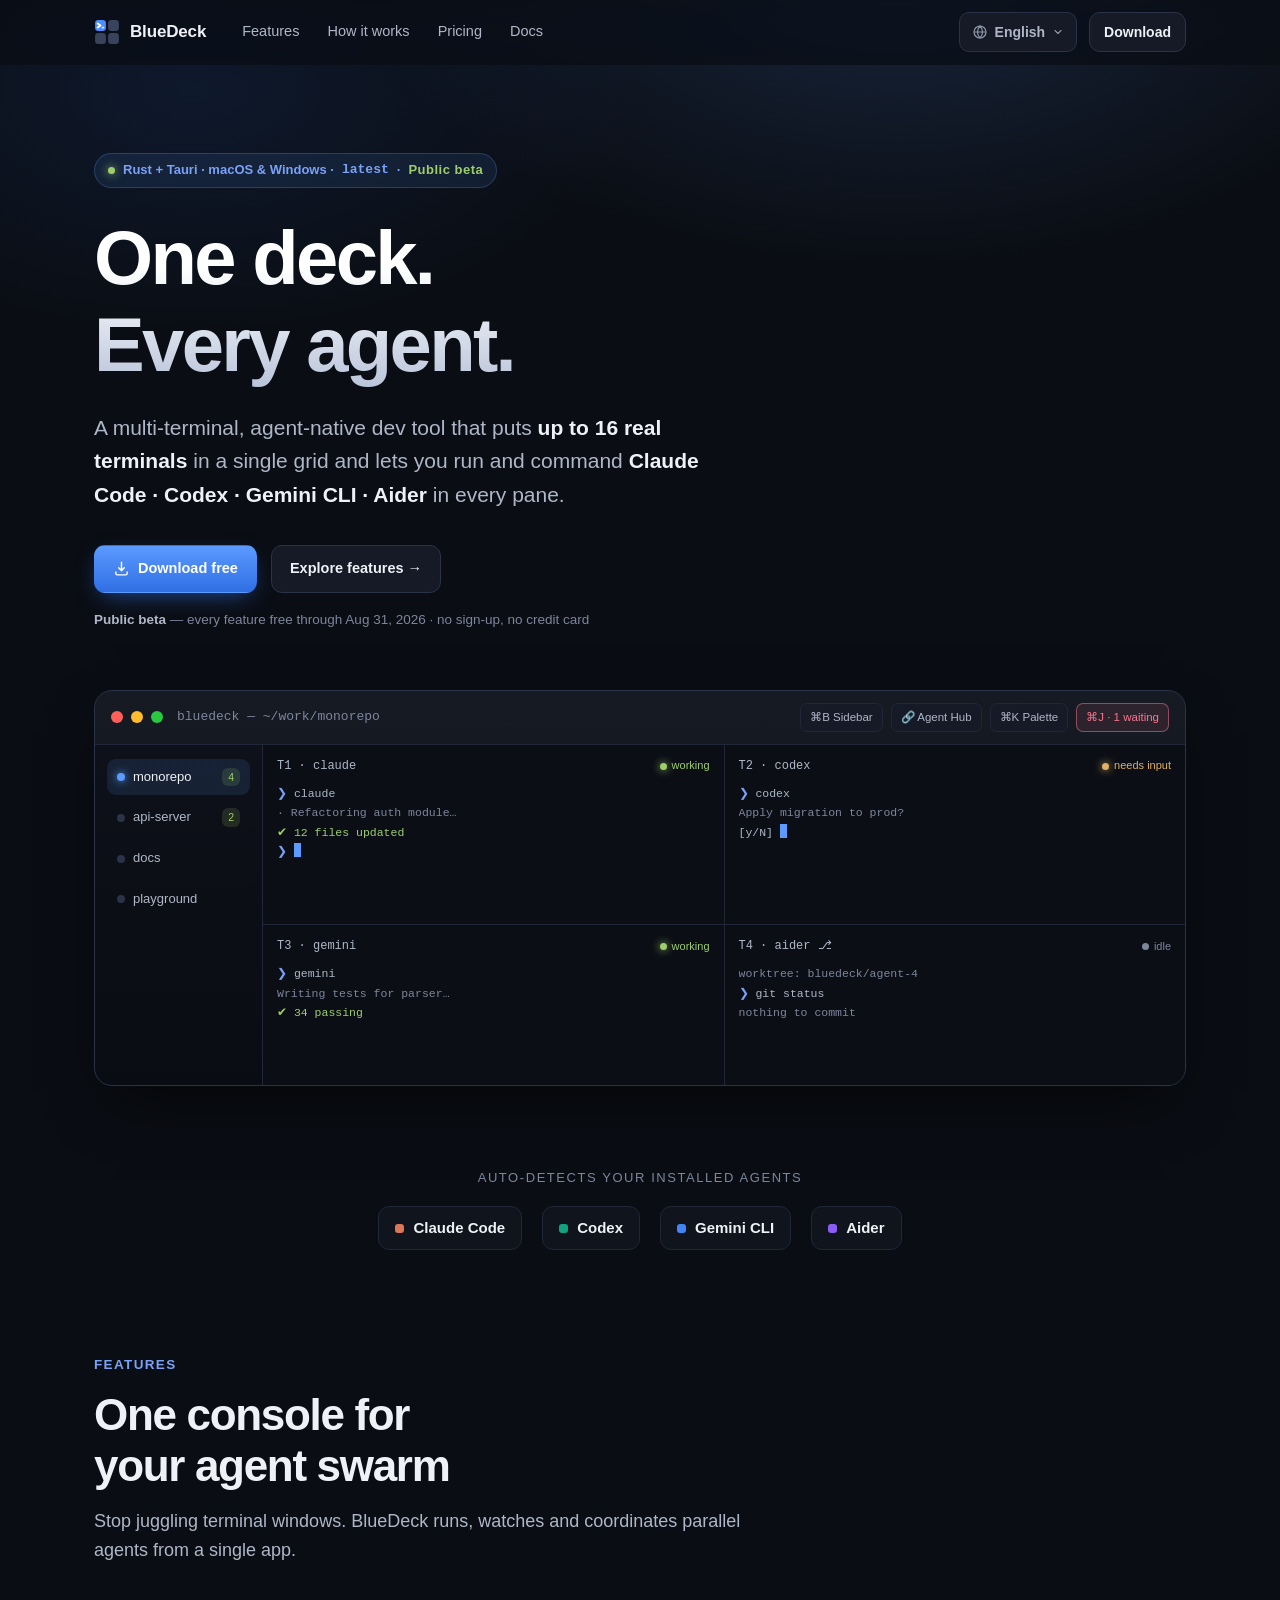
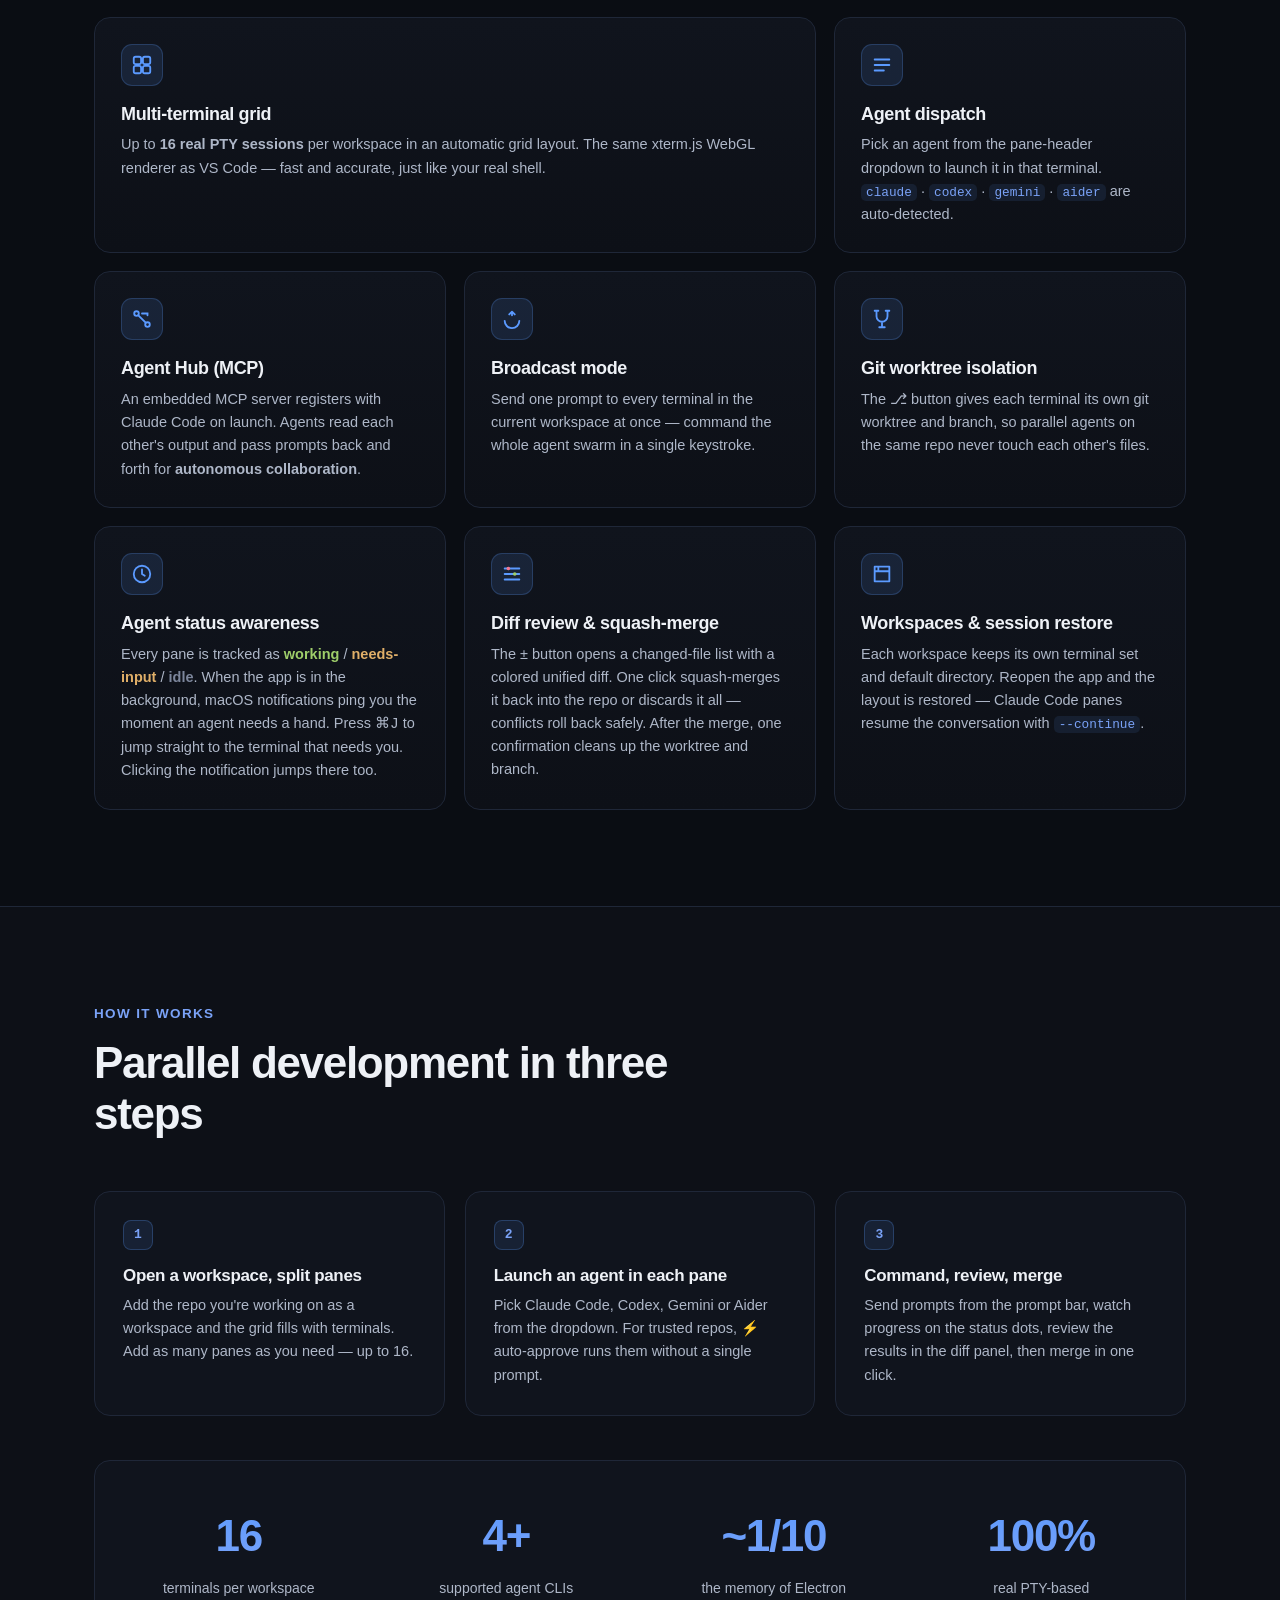
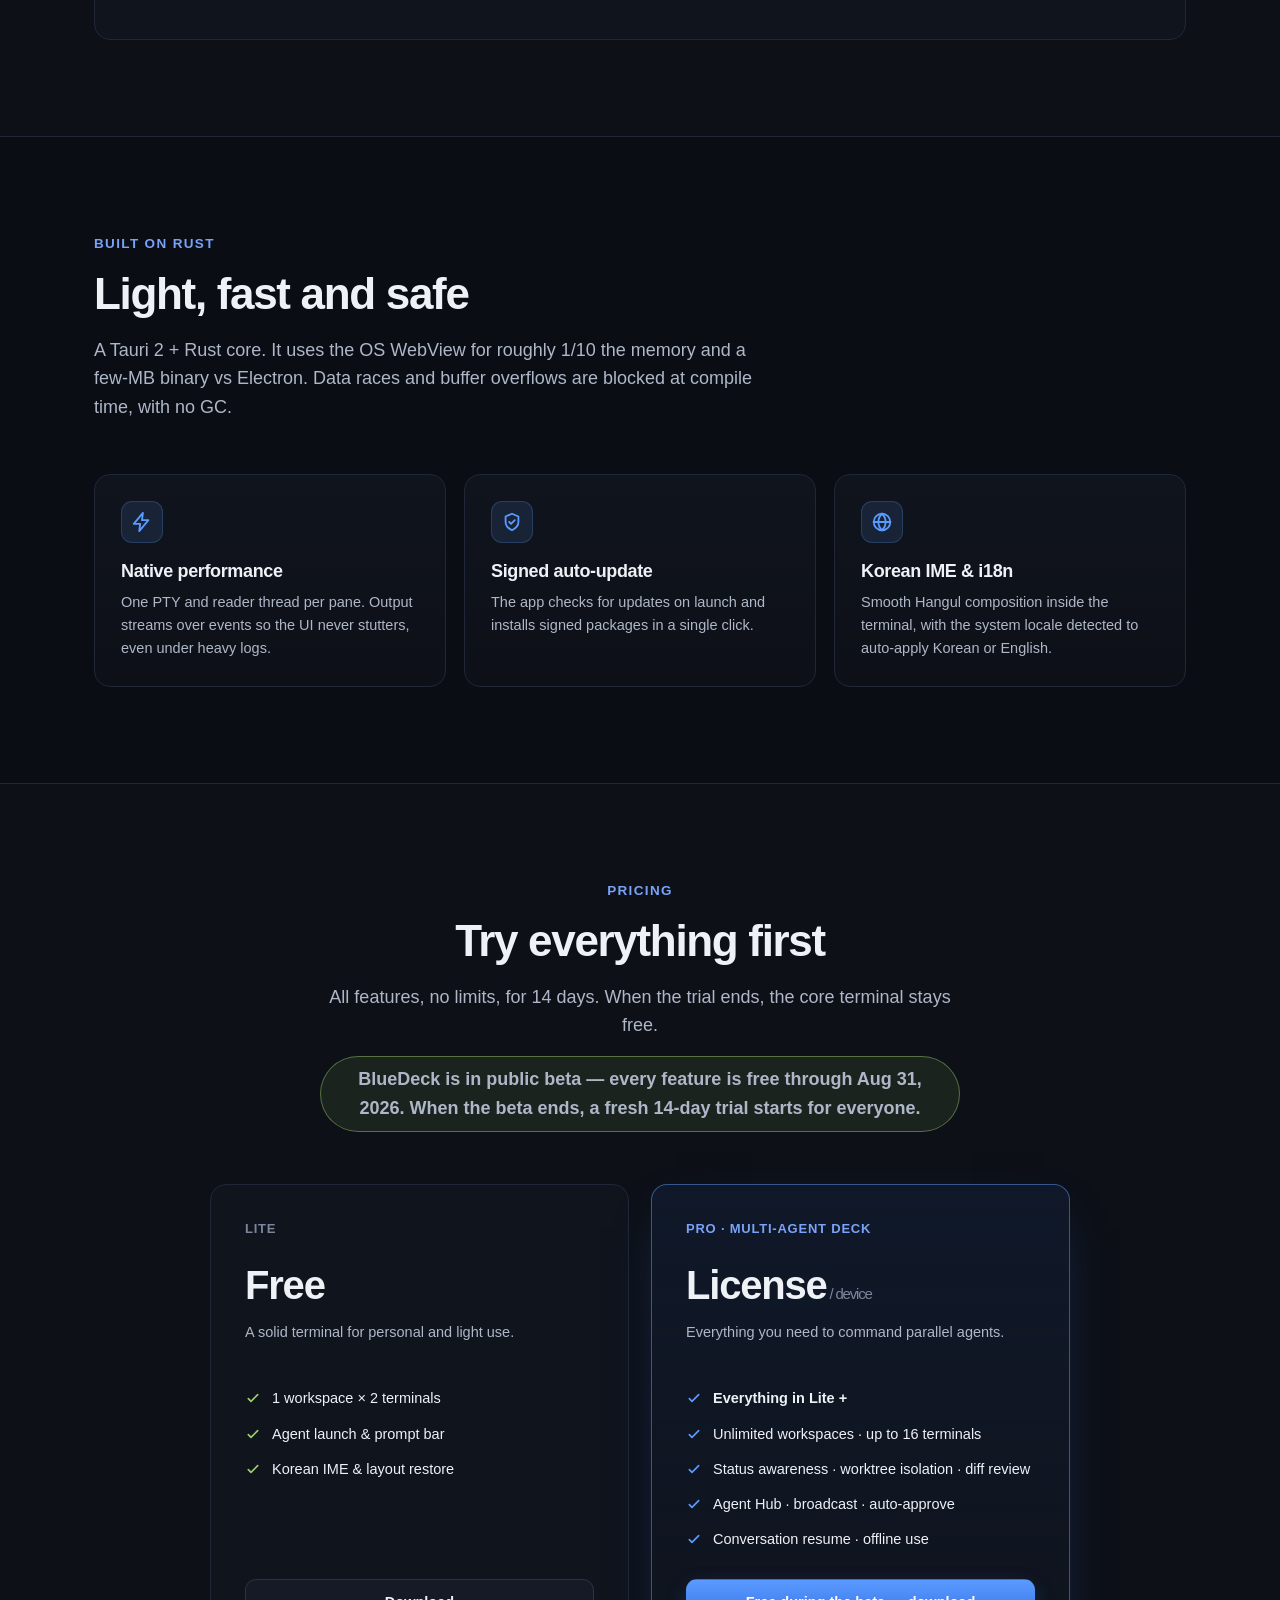
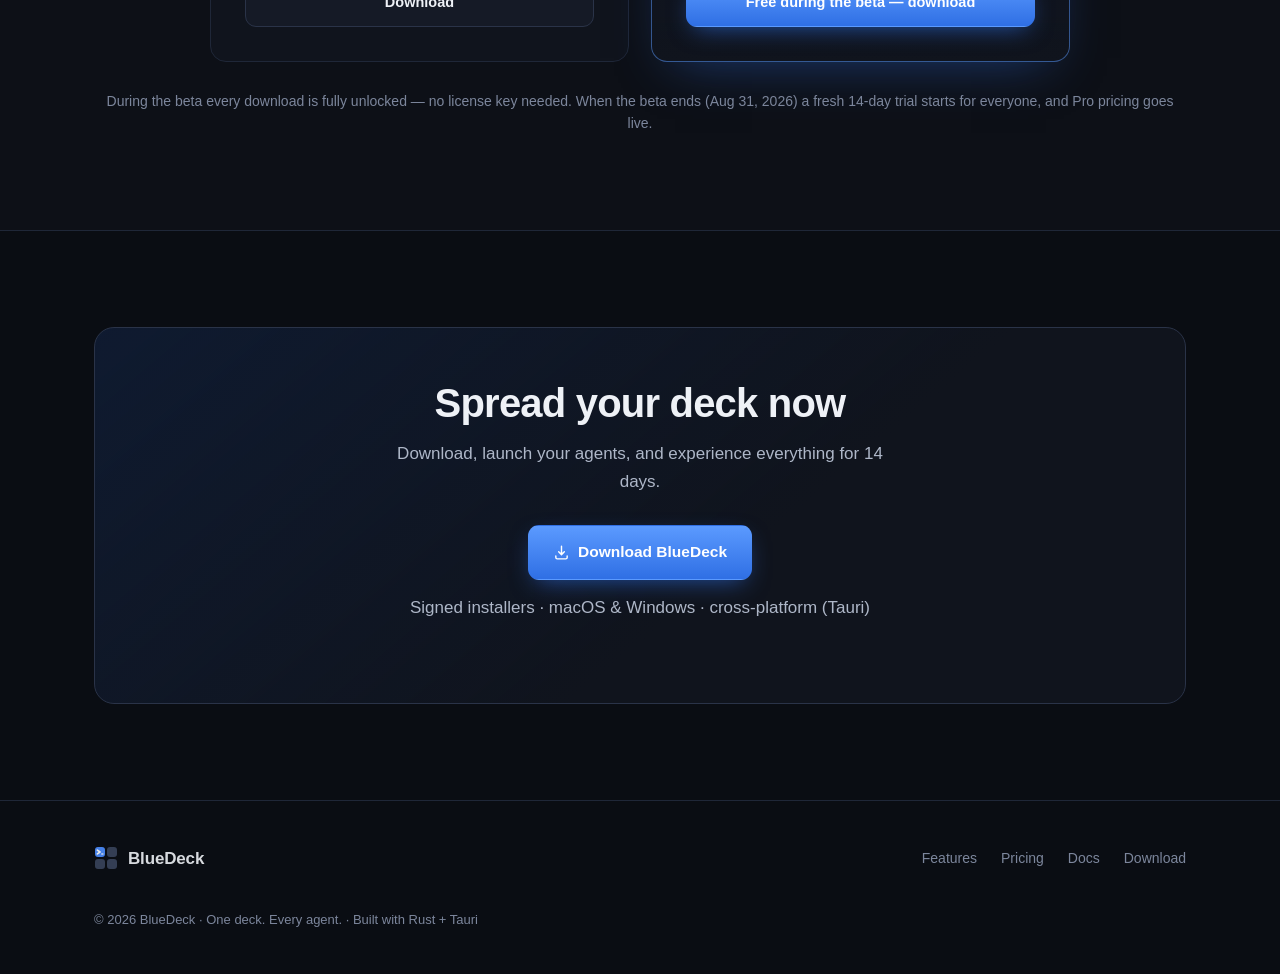
<file: index.html>
<!doctype html>
<html lang="en">
<head>
  <meta charset="utf-8" />
  <meta name="viewport" content="width=device-width, initial-scale=1" />
  <title>BlueDeck — One deck. Every agent. | Multi-terminal AI agent desktop app</title>
  <meta name="description" content="BlueDeck is a multi-terminal, agent-native development tool. Run up to 16 real terminals in a grid and command Claude Code, Codex, Gemini CLI and Aider from one window. Built on Rust + Tauri — light and fast. macOS & Windows." />
  <meta name="keywords" content="BlueDeck, multi-terminal, AI coding agent, Claude Code, Codex, Gemini CLI, Aider, agent orchestration, MCP, Tauri, developer tool, terminal multiplexer, agent swarm" />
  <meta name="author" content="BlueDeck" />
  <meta name="robots" content="index, follow, max-image-preview:large" />
  <link rel="canonical" href="https://blue-deck.com/" />
  <meta name="theme-color" content="#0a0d13" />
  <link rel="icon" href="favicon.svg" type="image/svg+xml" />
  <link rel="apple-touch-icon" href="favicon.svg" />

  <!-- Open Graph -->
  <meta property="og:type" content="website" />
  <meta property="og:site_name" content="BlueDeck" />
  <meta property="og:url" content="https://blue-deck.com/" />
  <meta property="og:title" content="BlueDeck — One deck. Every agent." />
  <meta property="og:description" content="A multi-terminal, agent-native dev tool. Run up to 16 real terminals and command Claude Code, Codex, Gemini CLI & Aider in one window." />
  <meta property="og:image" content="https://blue-deck.com/og.png" />
  <meta property="og:image:width" content="1200" />
  <meta property="og:image:height" content="630" />
  <meta property="og:image:alt" content="BlueDeck — One deck. Every agent." />
  <meta property="og:locale" content="en_US" />
  <meta property="og:locale:alternate" content="ko_KR" />

  <!-- Twitter -->
  <meta name="twitter:card" content="summary_large_image" />
  <meta name="twitter:title" content="BlueDeck — One deck. Every agent." />
  <meta name="twitter:description" content="A multi-terminal, agent-native dev tool. Run up to 16 real terminals and command Claude Code, Codex, Gemini CLI & Aider in one window." />
  <meta name="twitter:image" content="https://blue-deck.com/og.png" />

  <link rel="stylesheet" href="styles.css" />

  <script type="application/ld+json">
  {
    "@context": "https://schema.org",
    "@graph": [
      {
        "@type": "WebSite",
        "@id": "https://blue-deck.com/#website",
        "url": "https://blue-deck.com/",
        "name": "BlueDeck",
        "description": "Multi-terminal, agent-native development tool.",
        "inLanguage": ["en", "ko"]
      },
      {
        "@type": "SoftwareApplication",
        "@id": "https://blue-deck.com/#app",
        "name": "BlueDeck",
        "applicationCategory": "DeveloperApplication",
        "applicationSubCategory": "Terminal / AI coding agent orchestrator",
        "operatingSystem": "macOS (Apple Silicon), Windows (x64)",
        "url": "https://blue-deck.com/",
        "downloadUrl": "https://blue-deck.com/download.html",
        "softwareVersion": "0.1.14",
        "description": "BlueDeck runs up to 16 real terminals (PTYs) per workspace in a grid and lets you launch and command coding agents — Claude Code, Codex, Gemini CLI and Aider — in each pane. Built on Rust + Tauri 2.",
        "featureList": [
          "Up to 16 real PTY terminals per workspace",
          "Launch Claude Code, Codex, Gemini CLI and Aider",
          "Agent Hub (embedded MCP server) for agent-to-agent collaboration",
          "Broadcast one prompt to every terminal",
          "Git worktree isolation per pane",
          "Diff review and one-click squash-merge",
          "Agent status awareness with notifications",
          "Session restore with conversation resume"
        ],
        "offers": [
          { "@type": "Offer", "name": "Lite", "price": "0", "priceCurrency": "USD", "description": "Free core terminal after the 14-day trial." },
          { "@type": "Offer", "name": "Pro", "category": "license", "description": "Full multi-agent deck, per-device license." }
        ],
        "publisher": { "@type": "Organization", "name": "BlueDeck" }
      }
    ]
  }
  </script>
</head>
<body>
  <div class="bg-glow"></div>

  <header id="hdr">
    <div class="wrap">
      <nav>
        <a class="brand" href="#top" aria-label="BlueDeck">
          <svg width="26" height="26" viewBox="0 0 24 24" aria-hidden="true">
            <rect x="1" y="1" width="10" height="10" rx="3" fill="#4c8dff"/>
            <path d="M3.4 4.1 6 6 3.4 7.9" stroke="#fff" stroke-width="1.7" stroke-linecap="round" stroke-linejoin="round" fill="none"/>
            <rect x="7" y="7.2" width="2.6" height="1.5" rx="0.75" fill="#d9e7ff"/>
            <rect x="13" y="1" width="10" height="10" rx="3" fill="#39445c"/>
            <rect x="1" y="13" width="10" height="10" rx="3" fill="#39445c"/>
            <rect x="13" y="13" width="10" height="10" rx="3" fill="#39445c"/>
          </svg>
          <span>BlueDeck</span>
        </a>
        <div class="nav-links">
          <a href="#features" data-i18n="nav.features">Features</a>
          <a href="#how" data-i18n="nav.how">How it works</a>
          <a href="#pricing" data-i18n="nav.pricing">Pricing</a>
          <a href="docs.html" data-i18n="nav.docs">Docs</a>
        </div>
        <div class="nav-cta">
          <div class="lang" id="lang">
            <button class="lang-btn" id="langBtn" aria-haspopup="true" aria-expanded="false">
              <svg width="16" height="16" viewBox="0 0 24 24" fill="none"><circle cx="12" cy="12" r="9" stroke="currentColor" stroke-width="1.8"/><path d="M3 12h18M12 3c2.5 2.5 3.8 5.6 3.8 9s-1.3 6.5-3.8 9c-2.5-2.5-3.8-5.6-3.8-9S9.5 5.5 12 3z" stroke="currentColor" stroke-width="1.8"/></svg>
              <span id="langLabel">English</span>
              <svg class="chev" width="12" height="12" viewBox="0 0 24 24" fill="none"><path d="M6 9l6 6 6-6" stroke="currentColor" stroke-width="2.2" stroke-linecap="round" stroke-linejoin="round"/></svg>
            </button>
            <div class="lang-menu" role="menu" id="langMenu">
              <button data-lang="en" role="menuitem">English <svg class="tick" width="15" height="15" viewBox="0 0 24 24" fill="none"><path d="M5 13l4 4L19 7" stroke="currentColor" stroke-width="2.5" stroke-linecap="round" stroke-linejoin="round"/></svg></button>
              <button data-lang="ko" role="menuitem">한국어 <svg class="tick" width="15" height="15" viewBox="0 0 24 24" fill="none"><path d="M5 13l4 4L19 7" stroke="currentColor" stroke-width="2.5" stroke-linecap="round" stroke-linejoin="round"/></svg></button>
            </div>
          </div>
          <a class="btn btn-ghost btn-sm" href="download.html" data-i18n="nav.download">Download</a>
        </div>
      </nav>
    </div>
  </header>

  <main id="top">
    <!-- HERO -->
    <section class="hero">
      <div class="wrap">
        <div class="badge"><span class="dot"></span> Rust + Tauri · macOS &amp; Windows · <span class="js-version">v0.1.14</span> · <span class="beta-tag">Public beta</span></div>
        <h1>One deck.<br/>Every agent.</h1>
        <p class="lede" data-i18n="hero.lede">
          A multi-terminal, agent-native dev tool that puts <b>up to 16 real terminals</b> in a single
          grid and lets you run and command <b>Claude Code · Codex · Gemini CLI · Aider</b> in every pane.
        </p>
        <div class="hero-cta">
          <a class="btn btn-primary" href="download.html">
            <svg width="17" height="17" viewBox="0 0 24 24" fill="none"><path d="M12 3v12m0 0 4-4m-4 4-4-4M4 17v2a2 2 0 0 0 2 2h12a2 2 0 0 0 2-2v-2" stroke="currentColor" stroke-width="2" stroke-linecap="round" stroke-linejoin="round"/></svg>
            <span data-i18n="hero.cta.download">Download free</span>
          </a>
          <a class="btn btn-ghost" href="#features" data-i18n="hero.cta.explore">Explore features →</a>
        </div>
        <p class="hero-note" data-i18n="hero.note"><b>Public beta</b> — every feature free through Aug 31, 2026 · no sign-up, no credit card</p>

        <!-- Terminal deck mockup -->
        <div class="deck-frame" aria-hidden="true">
          <div class="deck-top">
            <span class="lights"><i></i><i></i><i></i></span>
            <span class="deck-title">bluedeck — ~/work/monorepo</span>
            <span class="deck-pills">
              <span class="deck-pill"><span data-i18n="deck.sidebar">⌘B Sidebar</span></span>
              <span class="deck-pill">🔗 Agent Hub</span>
              <span class="deck-pill">⌘K Palette</span>
              <span class="deck-pill warn">⌘J · 1 waiting</span>
            </span>
          </div>
          <div class="deck-body">
            <div class="deck-side">
              <div class="ws active"><span class="wsdot"></span> monorepo <span class="wsbadge">4</span></div>
              <div class="ws"><span class="wsdot"></span> api-server <span class="wsbadge">2</span></div>
              <div class="ws"><span class="wsdot"></span> docs</div>
              <div class="ws"><span class="wsdot"></span> playground</div>
            </div>
            <div class="grid">
              <div class="pane">
                <div class="pane-head"><span class="pane-name">T1 · claude</span><span class="st work"><span class="d"></span>working</span></div>
                <div class="term">
                  <div><span class="pr">❯</span> claude</div>
                  <div class="dim">· Refactoring auth module…</div>
                  <div class="ok">✔ 12 files updated</div>
                  <div><span class="pr">❯</span> <span class="caret"></span></div>
                </div>
              </div>
              <div class="pane">
                <div class="pane-head"><span class="pane-name">T2 · codex</span><span class="st need"><span class="d"></span>needs input</span></div>
                <div class="term">
                  <div><span class="pr">❯</span> codex</div>
                  <div class="dim">Apply migration to prod?</div>
                  <div>[y/N] <span class="caret"></span></div>
                </div>
              </div>
              <div class="pane">
                <div class="pane-head"><span class="pane-name">T3 · gemini</span><span class="st work"><span class="d"></span>working</span></div>
                <div class="term">
                  <div><span class="pr">❯</span> gemini</div>
                  <div class="dim">Writing tests for parser…</div>
                  <div class="ok">✔ 34 passing</div>
                </div>
              </div>
              <div class="pane">
                <div class="pane-head"><span class="pane-name">T4 · aider ⎇</span><span class="st idle"><span class="d"></span>idle</span></div>
                <div class="term">
                  <div class="dim">worktree: bluedeck/agent-4</div>
                  <div><span class="pr">❯</span> git status</div>
                  <div class="dim">nothing to commit</div>
                </div>
              </div>
            </div>
          </div>
        </div>
      </div>
    </section>

    <!-- AGENTS STRIP -->
    <div class="wrap agents-strip">
      <div class="k" data-i18n="agents.k">Auto-detects your installed agents</div>
      <div class="agents-row">
        <span class="agent-chip"><span class="ic" style="background:#d97757"></span>Claude Code</span>
        <span class="agent-chip"><span class="ic" style="background:#10a37f"></span>Codex</span>
        <span class="agent-chip"><span class="ic" style="background:#4285f4"></span>Gemini CLI</span>
        <span class="agent-chip"><span class="ic" style="background:#8b5cf6"></span>Aider</span>
      </div>
    </div>

    <!-- FEATURES -->
    <section id="features">
      <div class="wrap">
        <div class="sec-head">
          <div class="eyebrow" data-i18n="feat.eyebrow">Features</div>
          <h2 data-i18n="feat.h2">One console for<br/>your agent swarm</h2>
          <p data-i18n="feat.p">Stop juggling terminal windows. BlueDeck runs, watches and coordinates parallel agents from a single app.</p>
        </div>
        <div class="features">
          <div class="card wide">
            <div class="ficon"><svg width="22" height="22" viewBox="0 0 24 24" fill="none"><rect x="3" y="3" width="8" height="8" rx="2" stroke="currentColor" stroke-width="2"/><rect x="13" y="3" width="8" height="8" rx="2" stroke="currentColor" stroke-width="2"/><rect x="3" y="13" width="8" height="8" rx="2" stroke="currentColor" stroke-width="2"/><rect x="13" y="13" width="8" height="8" rx="2" stroke="currentColor" stroke-width="2"/></svg></div>
            <h3 data-i18n="feat.grid.t">Multi-terminal grid</h3>
            <p data-i18n="feat.grid.d">Up to <b>16 real PTY sessions</b> per workspace in an automatic grid layout. The same xterm.js WebGL renderer as VS Code — fast and accurate, just like your real shell.</p>
          </div>
          <div class="card">
            <div class="ficon"><svg width="22" height="22" viewBox="0 0 24 24" fill="none"><path d="M4 6h16M4 12h16M4 18h10" stroke="currentColor" stroke-width="2" stroke-linecap="round"/></svg></div>
            <h3 data-i18n="feat.dispatch.t">Agent dispatch</h3>
            <p data-i18n="feat.dispatch.d">Pick an agent from the pane-header dropdown to launch it in that terminal. <code>claude</code> · <code>codex</code> · <code>gemini</code> · <code>aider</code> are auto-detected.</p>
          </div>
          <div class="card">
            <div class="ficon"><svg width="22" height="22" viewBox="0 0 24 24" fill="none"><circle cx="6" cy="6" r="2.5" stroke="currentColor" stroke-width="2"/><circle cx="18" cy="18" r="2.5" stroke="currentColor" stroke-width="2"/><path d="M8 8l8 8M18 8v-2h-6" stroke="currentColor" stroke-width="2" stroke-linecap="round"/></svg></div>
            <h3 data-i18n="feat.hub.t">Agent Hub (MCP)</h3>
            <p data-i18n="feat.hub.d">An embedded MCP server registers with Claude Code on launch. Agents read each other's output and pass prompts back and forth for <b>autonomous collaboration</b>.</p>
          </div>
          <div class="card">
            <div class="ficon"><svg width="22" height="22" viewBox="0 0 24 24" fill="none"><path d="M12 4v4M12 4l-3 3M12 4l3 3" stroke="currentColor" stroke-width="2" stroke-linecap="round" stroke-linejoin="round"/><path d="M4 14a8 8 0 0 0 16 0" stroke="currentColor" stroke-width="2" stroke-linecap="round"/></svg></div>
            <h3 data-i18n="feat.broadcast.t">Broadcast mode</h3>
            <p data-i18n="feat.broadcast.d">Send one prompt to every terminal in the current workspace at once — command the whole agent swarm in a single keystroke.</p>
          </div>
          <div class="card">
            <div class="ficon"><svg width="22" height="22" viewBox="0 0 24 24" fill="none"><path d="M6 3v6a6 6 0 0 0 6 6 6 6 0 0 0 6-6V3M6 3H4m2 0h2m10 0h-2m2 0h2M12 15v6M9 21h6" stroke="currentColor" stroke-width="2" stroke-linecap="round" stroke-linejoin="round"/></svg></div>
            <h3 data-i18n="feat.worktree.t">Git worktree isolation</h3>
            <p data-i18n="feat.worktree.d">The ⎇ button gives each terminal its own git worktree and branch, so parallel agents on the same repo never touch each other's files.</p>
          </div>
          <div class="card">
            <div class="ficon"><svg width="22" height="22" viewBox="0 0 24 24" fill="none"><circle cx="12" cy="12" r="9" stroke="currentColor" stroke-width="2"/><path d="M12 7v5l3 2" stroke="currentColor" stroke-width="2" stroke-linecap="round" stroke-linejoin="round"/></svg></div>
            <h3 data-i18n="feat.status.t">Agent status awareness</h3>
            <p data-i18n="feat.status.d">Every pane is tracked as <b style="color:var(--green)">working</b> / <b style="color:var(--amber)">needs-input</b> / <b style="color:var(--ink-3)">idle</b>. When the app is in the background, macOS notifications ping you the moment an agent needs a hand. Press <kbd>⌘J</kbd> to jump straight to the terminal that needs you. Clicking the notification jumps there too.</p>
          </div>
          <div class="card">
            <div class="ficon"><svg width="22" height="22" viewBox="0 0 24 24" fill="none"><path d="M4 6h16M4 12h16M4 18h16" stroke="currentColor" stroke-width="2" stroke-linecap="round"/><circle cx="8" cy="6" r="2" fill="var(--red)"/><circle cx="15" cy="12" r="2" fill="var(--green)"/></svg></div>
            <h3 data-i18n="feat.diff.t">Diff review &amp; squash-merge</h3>
            <p data-i18n="feat.diff.d">The ± button opens a changed-file list with a colored unified diff. One click squash-merges it back into the repo or discards it all — conflicts roll back safely. After the merge, one confirmation cleans up the worktree and branch.</p>
          </div>
          <div class="card">
            <div class="ficon"><svg width="22" height="22" viewBox="0 0 24 24" fill="none"><path d="M4 4h16v16H4z" stroke="currentColor" stroke-width="2" stroke-linejoin="round"/><path d="M4 9h16M8 4v5" stroke="currentColor" stroke-width="2"/></svg></div>
            <h3 data-i18n="feat.session.t">Workspaces &amp; session restore</h3>
            <p data-i18n="feat.session.d">Each workspace keeps its own terminal set and default directory. Reopen the app and the layout is restored — Claude Code panes resume the conversation with <code>--continue</code>.</p>
          </div>
        </div>
      </div>
    </section>

    <!-- HOW IT WORKS -->
    <section id="how" style="background:var(--bg-2); border-block:1px solid var(--line);">
      <div class="wrap">
        <div class="sec-head">
          <div class="eyebrow" data-i18n="how.eyebrow">How it works</div>
          <h2 data-i18n="how.h2">Parallel development in three steps</h2>
        </div>
        <div class="steps">
          <div class="step">
            <div class="n">1</div>
            <h3 data-i18n="how.s1.t">Open a workspace, split panes</h3>
            <p data-i18n="how.s1.d">Add the repo you're working on as a workspace and the grid fills with terminals. Add as many panes as you need — up to 16.</p>
          </div>
          <div class="step">
            <div class="n">2</div>
            <h3 data-i18n="how.s2.t">Launch an agent in each pane</h3>
            <p data-i18n="how.s2.d">Pick Claude Code, Codex, Gemini or Aider from the dropdown. For trusted repos, ⚡ auto-approve runs them without a single prompt.</p>
          </div>
          <div class="step">
            <div class="n">3</div>
            <h3 data-i18n="how.s3.t">Command, review, merge</h3>
            <p data-i18n="how.s3.d">Send prompts from the prompt bar, watch progress on the status dots, review the results in the diff panel, then merge in one click.</p>
          </div>
        </div>

        <div class="stats" style="margin-top:44px;">
          <div class="stat"><div class="num">16</div><div class="lbl" data-i18n="stat.terminals">terminals per workspace</div></div>
          <div class="stat"><div class="num">4+</div><div class="lbl" data-i18n="stat.agents">supported agent CLIs</div></div>
          <div class="stat"><div class="num">~1/10</div><div class="lbl" data-i18n="stat.memory">the memory of Electron</div></div>
          <div class="stat"><div class="num">100%</div><div class="lbl" data-i18n="stat.pty">real PTY-based</div></div>
        </div>
      </div>
    </section>

    <!-- WHY NATIVE -->
    <section id="why">
      <div class="wrap">
        <div class="sec-head">
          <div class="eyebrow" data-i18n="why.eyebrow">Built on Rust</div>
          <h2 data-i18n="why.h2">Light, fast and safe</h2>
          <p data-i18n="why.p">A Tauri 2 + Rust core. It uses the OS WebView for roughly 1/10 the memory and a few-MB binary vs Electron. Data races and buffer overflows are blocked at compile time, with no GC.</p>
        </div>
        <div class="features" style="grid-template-columns:repeat(3,1fr);">
          <div class="card">
            <div class="ficon"><svg width="22" height="22" viewBox="0 0 24 24" fill="none"><path d="M13 2 3 14h7l-1 8 10-12h-7l1-8z" stroke="currentColor" stroke-width="2" stroke-linejoin="round"/></svg></div>
            <h3 data-i18n="why.perf.t">Native performance</h3>
            <p data-i18n="why.perf.d">One PTY and reader thread per pane. Output streams over events so the UI never stutters, even under heavy logs.</p>
          </div>
          <div class="card">
            <div class="ficon"><svg width="22" height="22" viewBox="0 0 24 24" fill="none"><path d="M12 3l7 3v6c0 4-3 7-7 9-4-2-7-5-7-9V6l7-3z" stroke="currentColor" stroke-width="2" stroke-linejoin="round"/><path d="M9 12l2 2 4-4" stroke="currentColor" stroke-width="2" stroke-linecap="round" stroke-linejoin="round"/></svg></div>
            <h3 data-i18n="why.update.t">Signed auto-update</h3>
            <p data-i18n="why.update.d">The app checks for updates on launch and installs signed packages in a single click.</p>
          </div>
          <div class="card">
            <div class="ficon"><svg width="22" height="22" viewBox="0 0 24 24" fill="none"><circle cx="12" cy="12" r="9" stroke="currentColor" stroke-width="2"/><path d="M2 12h20M12 3c2.5 2.5 4 5.6 4 9s-1.5 6.5-4 9c-2.5-2.5-4-5.6-4-9s1.5-6.5 4-9z" stroke="currentColor" stroke-width="2"/></svg></div>
            <h3 data-i18n="why.i18n.t">Korean IME &amp; i18n</h3>
            <p data-i18n="why.i18n.d">Smooth Hangul composition inside the terminal, with the system locale detected to auto-apply Korean or English.</p>
          </div>
        </div>
      </div>
    </section>

    <!-- PRICING -->
    <section id="pricing" style="background:var(--bg-2); border-block:1px solid var(--line);">
      <div class="wrap">
        <div class="sec-head" style="margin-inline:auto; text-align:center; max-width:640px;">
          <div class="eyebrow" data-i18n="price.eyebrow">Pricing</div>
          <h2 data-i18n="price.h2">Try everything first</h2>
          <p data-i18n="price.p">All features, no limits, for 14 days. When the trial ends, the core terminal stays free.</p>
          <p class="beta-note" data-i18n="price.beta">BlueDeck is in public beta — every feature is free through Aug 31, 2026. When the beta ends, a fresh 14-day trial starts for everyone.</p>
        </div>
        <div class="plans">
          <div class="plan">
            <div class="ptag">Lite</div>
            <div class="price" data-i18n="price.lite.price">Free</div>
            <div class="psub" data-i18n="price.lite.sub">A solid terminal for personal and light use.</div>
            <ul>
              <li><svg width="16" height="16" viewBox="0 0 24 24" fill="none"><path d="M5 13l4 4L19 7" stroke="var(--green)" stroke-width="2.5" stroke-linecap="round" stroke-linejoin="round"/></svg> <span data-i18n="price.lite.f1">1 workspace × 2 terminals</span></li>
              <li><svg width="16" height="16" viewBox="0 0 24 24" fill="none"><path d="M5 13l4 4L19 7" stroke="var(--green)" stroke-width="2.5" stroke-linecap="round" stroke-linejoin="round"/></svg> <span data-i18n="price.lite.f2">Agent launch &amp; prompt bar</span></li>
              <li><svg width="16" height="16" viewBox="0 0 24 24" fill="none"><path d="M5 13l4 4L19 7" stroke="var(--green)" stroke-width="2.5" stroke-linecap="round" stroke-linejoin="round"/></svg> <span data-i18n="price.lite.f3">Korean IME &amp; layout restore</span></li>
            </ul>
            <a class="btn btn-ghost" href="download.html" data-i18n="price.lite.cta">Download</a>
          </div>
          <div class="plan pro">
            <div class="ptag" data-i18n="price.pro.tag">Pro · Multi-agent deck</div>
            <div class="price"><span data-i18n="price.pro.price">License</span><small data-i18n="price.pro.per"> / device</small></div>
            <div class="psub" data-i18n="price.pro.sub">Everything you need to command parallel agents.</div>
            <ul>
              <li><svg width="16" height="16" viewBox="0 0 24 24" fill="none"><path d="M5 13l4 4L19 7" stroke="var(--blue)" stroke-width="2.5" stroke-linecap="round" stroke-linejoin="round"/></svg> <b data-i18n="price.pro.f1">Everything in Lite +</b></li>
              <li><svg width="16" height="16" viewBox="0 0 24 24" fill="none"><path d="M5 13l4 4L19 7" stroke="var(--blue)" stroke-width="2.5" stroke-linecap="round" stroke-linejoin="round"/></svg> <span data-i18n="price.pro.f2">Unlimited workspaces · up to 16 terminals</span></li>
              <li><svg width="16" height="16" viewBox="0 0 24 24" fill="none"><path d="M5 13l4 4L19 7" stroke="var(--blue)" stroke-width="2.5" stroke-linecap="round" stroke-linejoin="round"/></svg> <span data-i18n="price.pro.f3">Status awareness · worktree isolation · diff review</span></li>
              <li><svg width="16" height="16" viewBox="0 0 24 24" fill="none"><path d="M5 13l4 4L19 7" stroke="var(--blue)" stroke-width="2.5" stroke-linecap="round" stroke-linejoin="round"/></svg> <span data-i18n="price.pro.f4">Agent Hub · broadcast · auto-approve</span></li>
              <li><svg width="16" height="16" viewBox="0 0 24 24" fill="none"><path d="M5 13l4 4L19 7" stroke="var(--blue)" stroke-width="2.5" stroke-linecap="round" stroke-linejoin="round"/></svg> <span data-i18n="price.pro.f5">Conversation resume · offline use</span></li>
            </ul>
            <a class="btn btn-primary" href="download.html" data-i18n="price.pro.betacta">Free during the beta — download</a>
          </div>
        </div>
        <p class="trial-note" data-i18n="price.note">During the beta every download is fully unlocked — no license key needed. When the beta ends (Aug 31, 2026) a fresh 14-day trial starts for everyone, and Pro pricing goes live.</p>
      </div>
    </section>

    <!-- DOWNLOAD CTA -->
    <section id="download">
      <div class="wrap">
        <div class="dl-box">
          <h2 data-i18n="dl.h2">Spread your deck now</h2>
          <p data-i18n="dl.p">Download, launch your agents, and experience everything for 14 days.</p>
          <div class="dl-btns">
            <a class="btn btn-primary" href="download.html">
              <svg width="17" height="17" viewBox="0 0 24 24" fill="none"><path d="M12 3v12m0 0 4-4m-4 4-4-4M4 17v2a2 2 0 0 0 2 2h12a2 2 0 0 0 2-2v-2" stroke="currentColor" stroke-width="2" stroke-linecap="round" stroke-linejoin="round"/></svg>
              <span data-i18n="dl.cta">Download BlueDeck</span>
            </a>
          </div>
          <p class="dl-sub" data-i18n="dl.sub">Signed installers · macOS &amp; Windows · cross-platform (Tauri)</p>
        </div>
      </div>
    </section>
  </main>

  <footer>
    <div class="wrap">
      <div class="foot">
        <a class="brand" href="#top">
          <svg width="24" height="24" viewBox="0 0 24 24" aria-hidden="true">
            <rect x="1" y="1" width="10" height="10" rx="3" fill="#4c8dff"/>
            <path d="M3.4 4.1 6 6 3.4 7.9" stroke="#fff" stroke-width="1.7" stroke-linecap="round" stroke-linejoin="round" fill="none"/>
            <rect x="7" y="7.2" width="2.6" height="1.5" rx="0.75" fill="#d9e7ff"/>
            <rect x="13" y="1" width="10" height="10" rx="3" fill="#39445c"/>
            <rect x="1" y="13" width="10" height="10" rx="3" fill="#39445c"/>
            <rect x="13" y="13" width="10" height="10" rx="3" fill="#39445c"/>
          </svg>
          <span>BlueDeck</span>
        </a>
        <div class="foot-links">
          <a href="#features" data-i18n="nav.features">Features</a>
          <a href="#pricing" data-i18n="nav.pricing">Pricing</a>
          <a href="docs.html" data-i18n="nav.docs">Docs</a>
          <a href="download.html" data-i18n="nav.download">Download</a>
        </div>
        <div class="foot-copy">© 2026 BlueDeck · One deck. Every agent. · Built with Rust + Tauri</div>
      </div>
    </div>
  </footer>

  <script src="i18n.js"></script>
  <script src="release.js"></script>
</body>
</html>
</file>
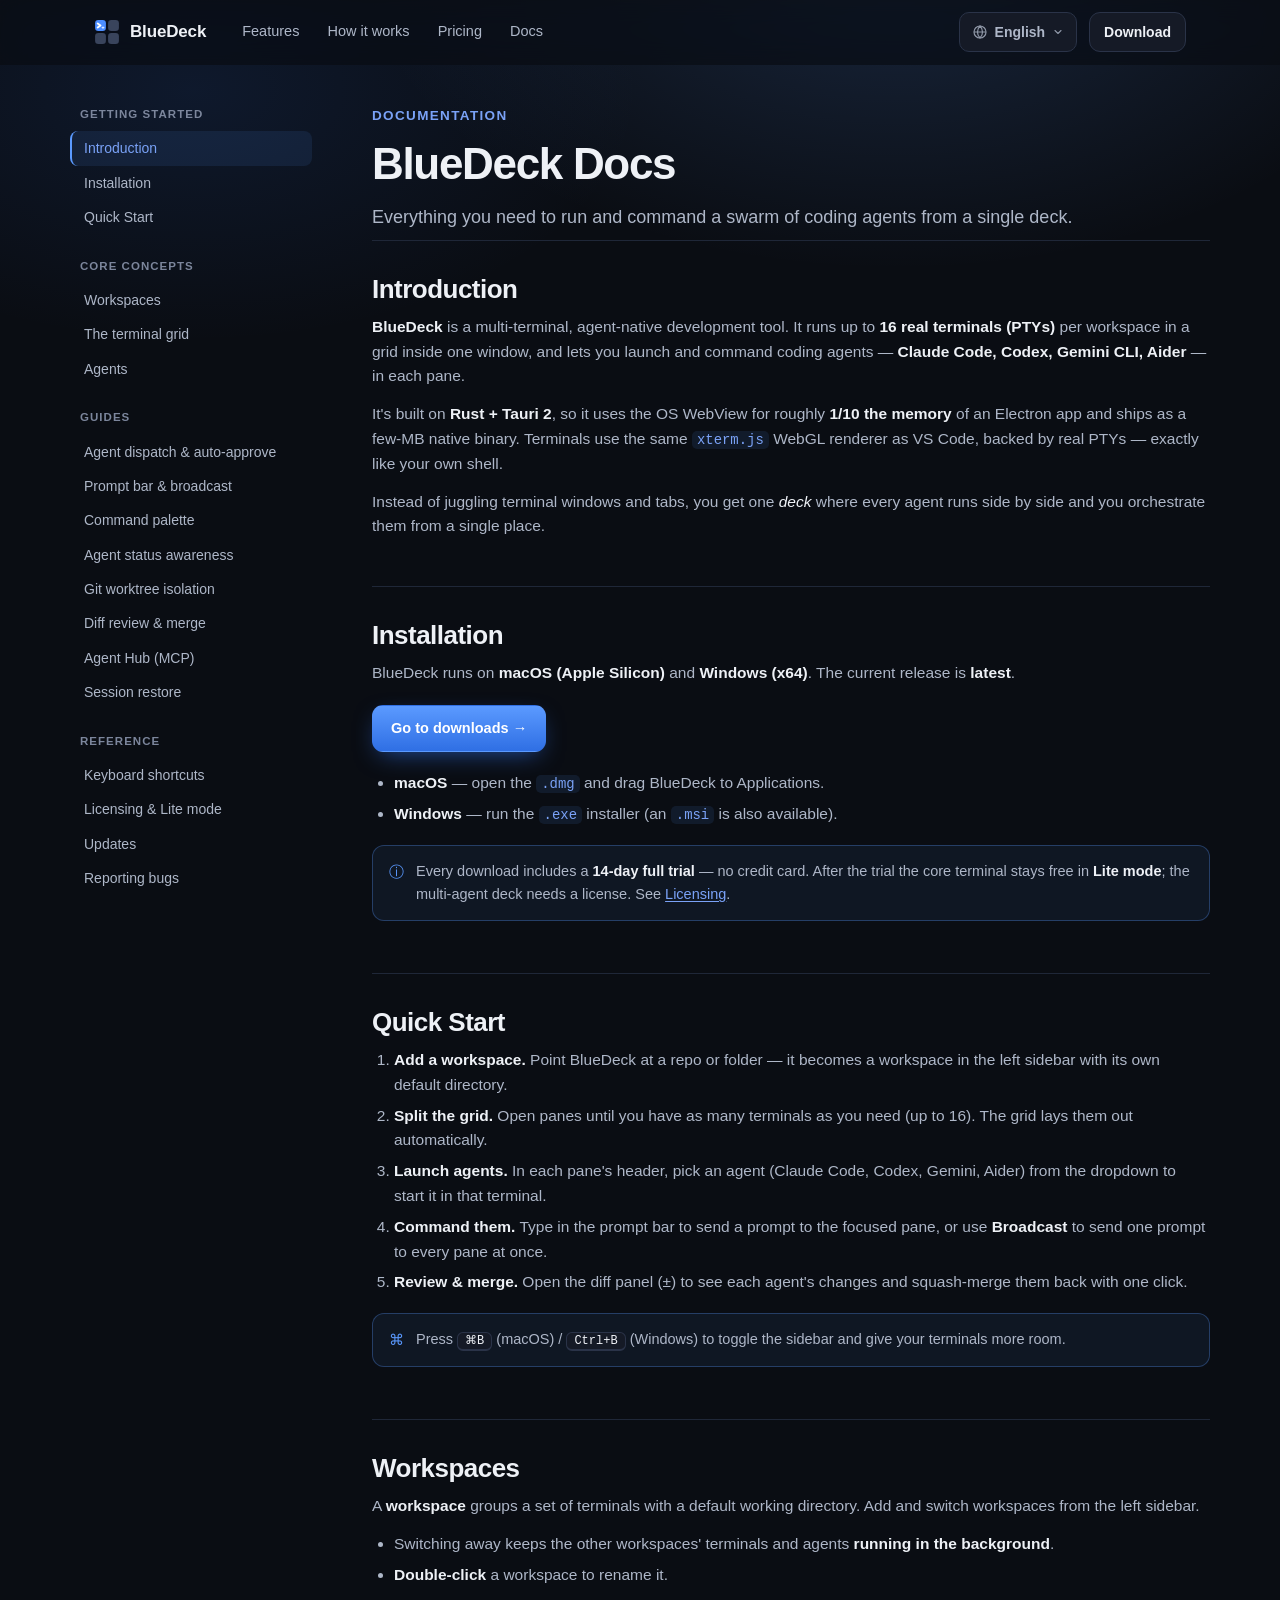
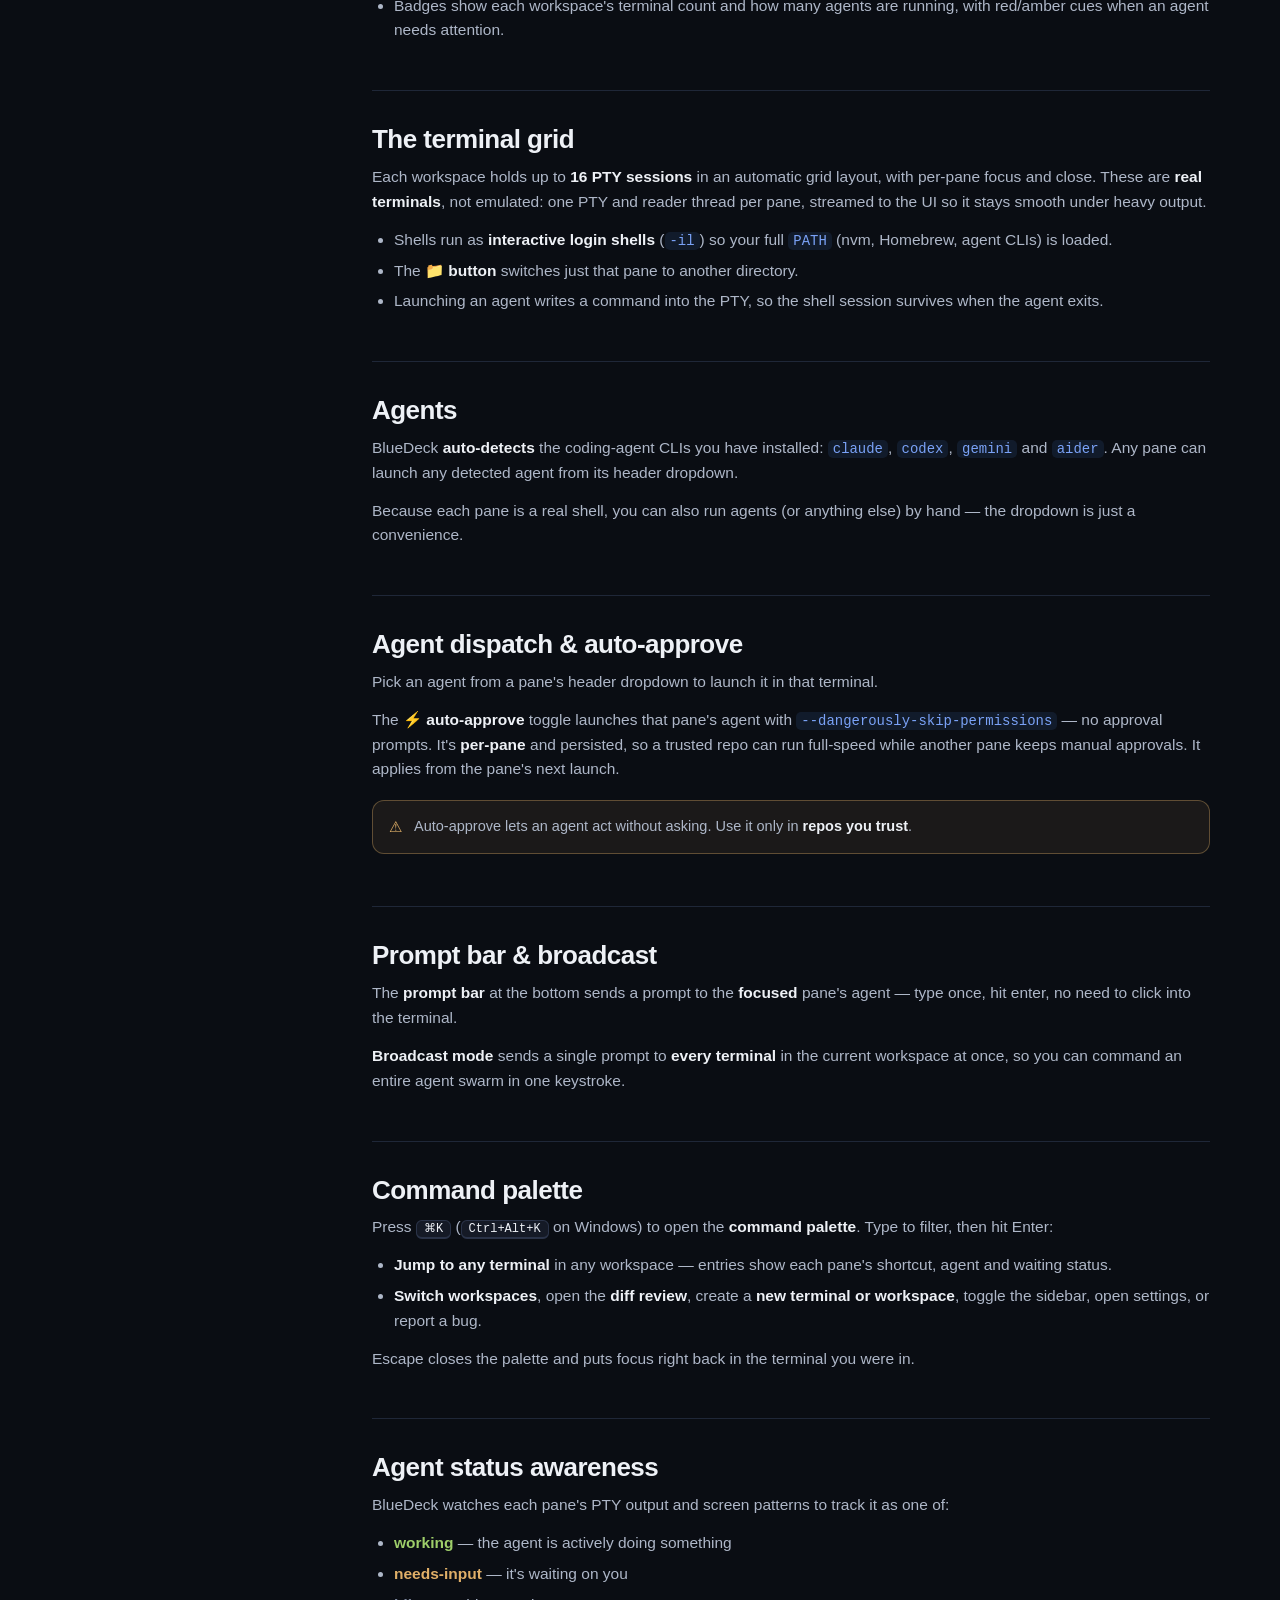
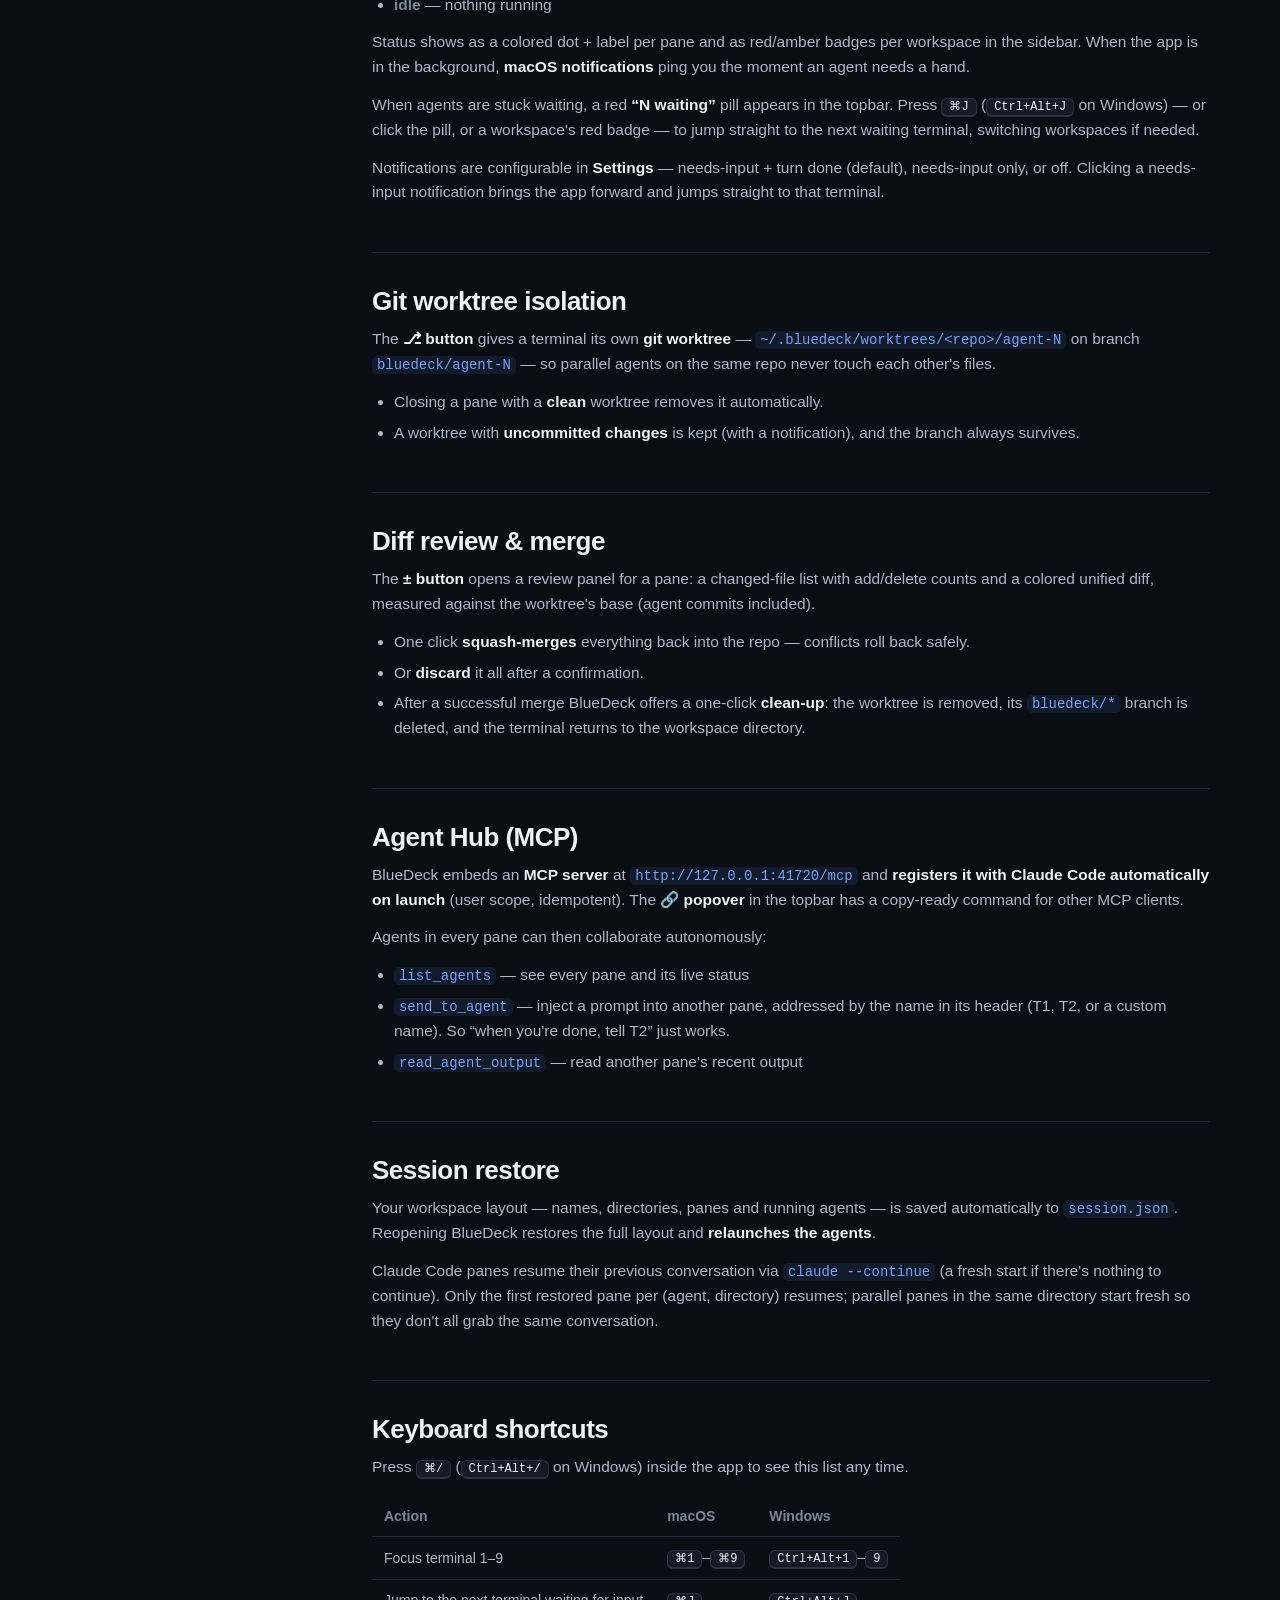
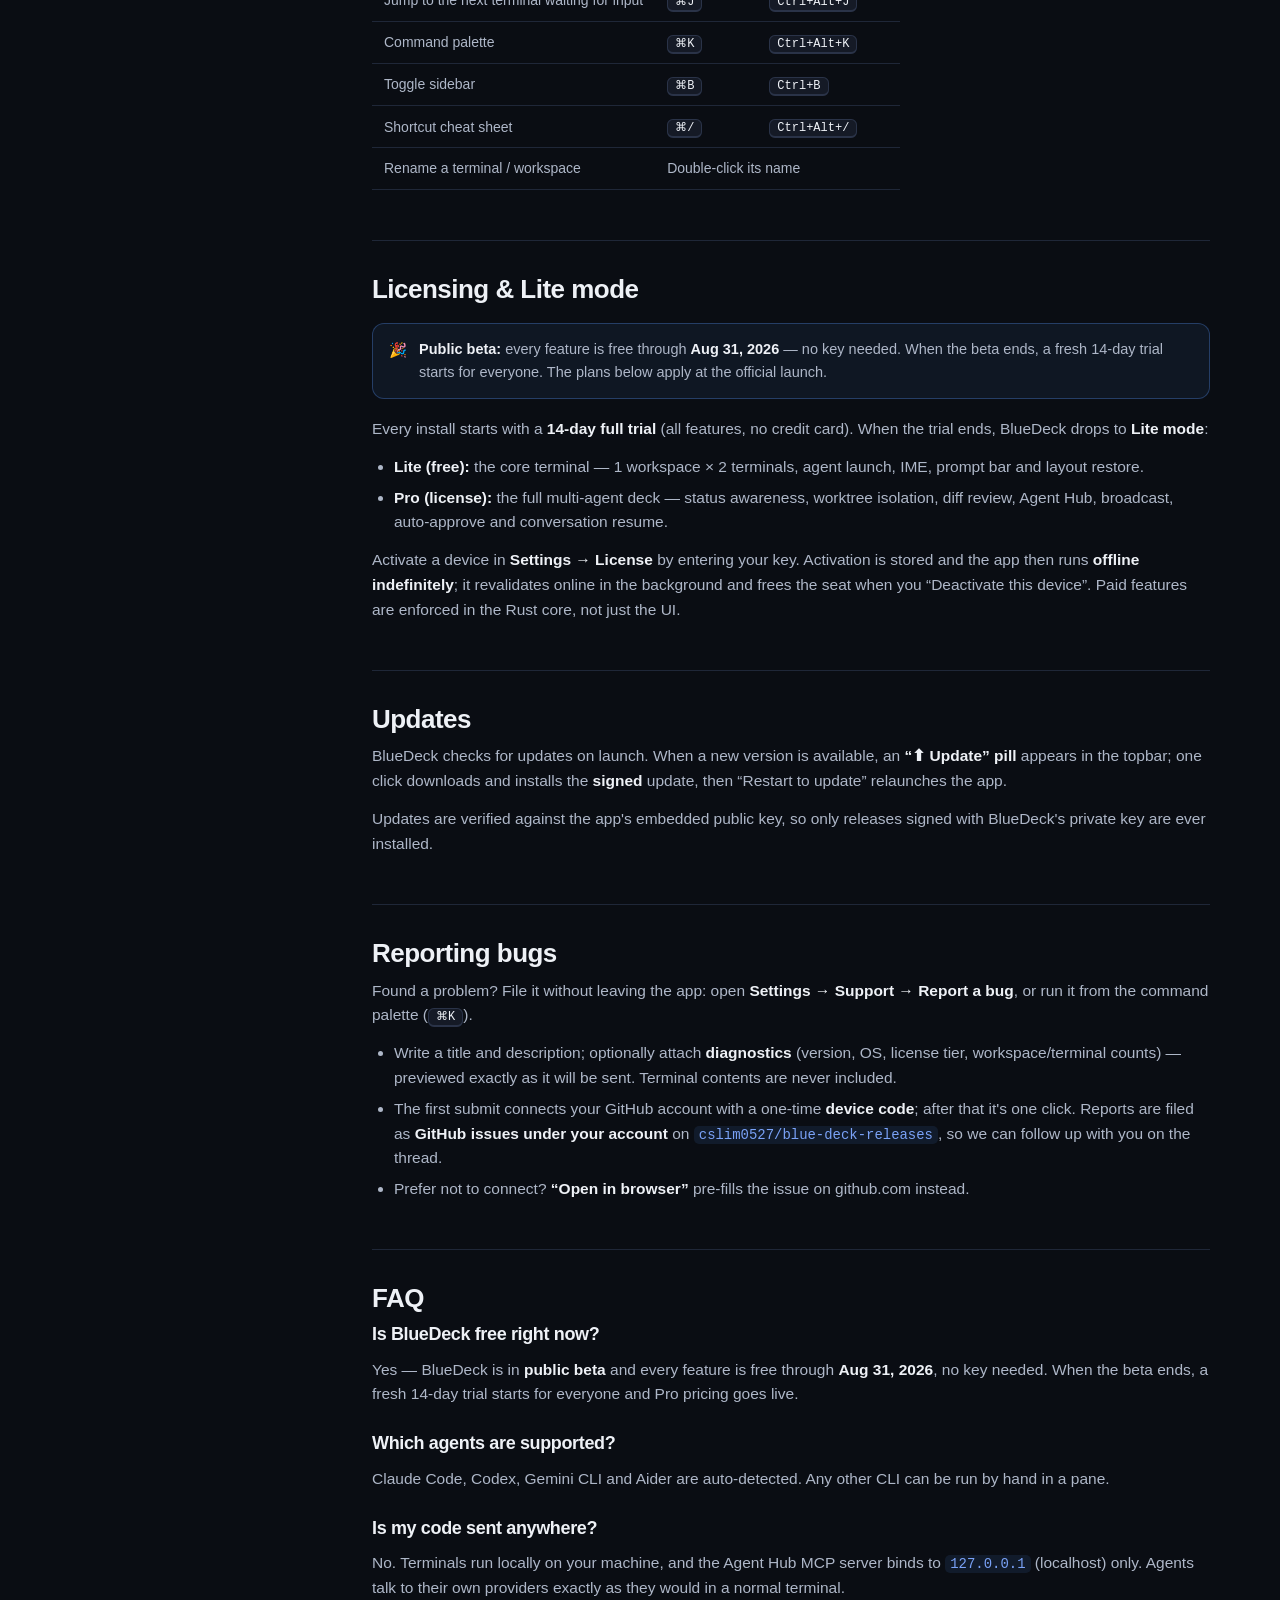
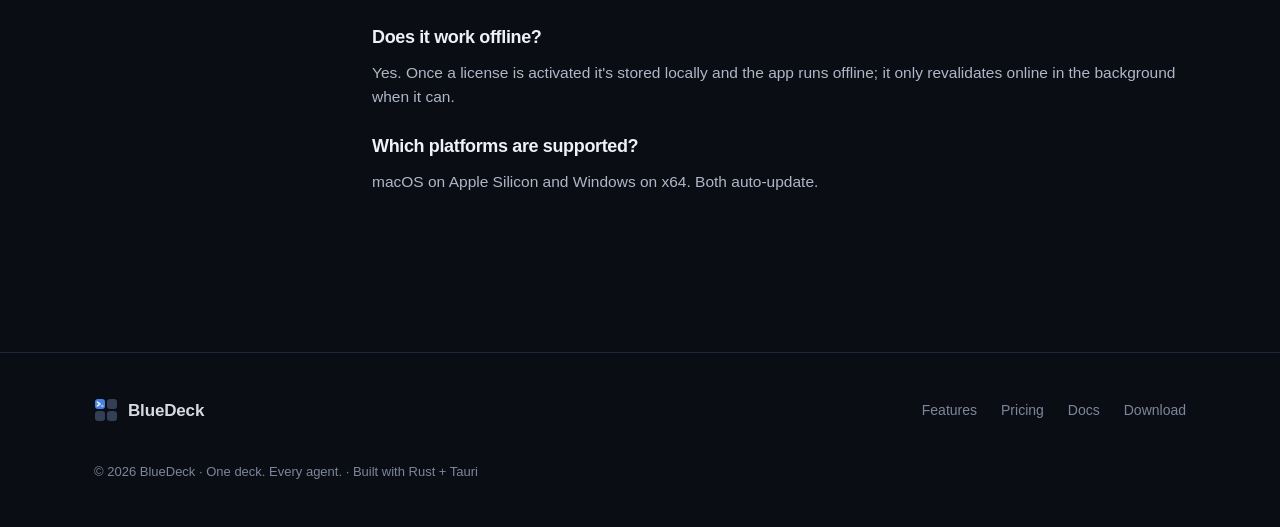
<file: docs.html>
<!doctype html>
<html lang="en" data-title-key="docs.meta.title" data-desc-key="docs.meta.desc">
<head>
  <meta charset="utf-8" />
  <meta name="viewport" content="width=device-width, initial-scale=1" />
  <title>BlueDeck Docs — Install, agents, Agent Hub (MCP), worktrees & more</title>
  <meta name="description" content="BlueDeck documentation: installation, workspaces, the terminal grid, agents, command palette, Agent Hub (MCP), git worktree isolation, diff review, bug reporting, keyboard shortcuts, licensing and updates." />
  <meta name="keywords" content="BlueDeck docs, BlueDeck documentation, Agent Hub, MCP server, git worktree, Claude Code, Codex, Gemini CLI, Aider, terminal grid, auto-approve, command palette, bug report" />
  <meta name="robots" content="index, follow, max-image-preview:large" />
  <link rel="canonical" href="https://blue-deck.com/docs.html" />
  <meta name="theme-color" content="#0a0d13" />
  <link rel="icon" href="favicon.svg" type="image/svg+xml" />
  <link rel="apple-touch-icon" href="favicon.svg" />

  <!-- Open Graph -->
  <meta property="og:type" content="article" />
  <meta property="og:site_name" content="BlueDeck" />
  <meta property="og:url" content="https://blue-deck.com/docs.html" />
  <meta property="og:title" content="BlueDeck Documentation" />
  <meta property="og:description" content="Install BlueDeck and learn workspaces, the terminal grid, agents, Agent Hub (MCP), worktree isolation, diff review, licensing and updates." />
  <meta property="og:image" content="https://blue-deck.com/og.png" />
  <meta property="og:image:width" content="1200" />
  <meta property="og:image:height" content="630" />
  <meta property="og:image:alt" content="BlueDeck — One deck. Every agent." />
  <meta property="og:locale" content="en_US" />
  <meta property="og:locale:alternate" content="ko_KR" />

  <!-- Twitter -->
  <meta name="twitter:card" content="summary_large_image" />
  <meta name="twitter:title" content="BlueDeck Documentation" />
  <meta name="twitter:description" content="Install BlueDeck and learn workspaces, agents, Agent Hub (MCP), worktree isolation, diff review, licensing and updates." />
  <meta name="twitter:image" content="https://blue-deck.com/og.png" />

  <link rel="stylesheet" href="styles.css" />

  <script type="application/ld+json">
  {
    "@context": "https://schema.org",
    "@graph": [
      {
        "@type": "TechArticle",
        "@id": "https://blue-deck.com/docs.html#article",
        "headline": "BlueDeck Documentation",
        "description": "How to install and use BlueDeck: workspaces, the terminal grid, agents, Agent Hub (MCP), git worktree isolation, diff review, licensing and updates.",
        "url": "https://blue-deck.com/docs.html",
        "inLanguage": ["en", "ko"],
        "about": { "@type": "SoftwareApplication", "name": "BlueDeck", "operatingSystem": "macOS, Windows", "applicationCategory": "DeveloperApplication" },
        "publisher": { "@type": "Organization", "name": "BlueDeck" }
      },
      {
        "@type": "FAQPage",
        "@id": "https://blue-deck.com/docs.html#faq",
        "mainEntity": [
          {
            "@type": "Question",
            "name": "Is BlueDeck free right now?",
            "acceptedAnswer": { "@type": "Answer", "text": "Yes — BlueDeck is in public beta and every feature is free through Aug 31, 2026. When the beta ends, a fresh 14-day trial starts for everyone and Pro pricing goes live." }
          },
          {
            "@type": "Question",
            "name": "Which agents does BlueDeck support?",
            "acceptedAnswer": { "@type": "Answer", "text": "Claude Code, Codex, Gemini CLI and Aider are auto-detected. Any other CLI can be run by hand in a pane." }
          },
          {
            "@type": "Question",
            "name": "Is my code sent anywhere?",
            "acceptedAnswer": { "@type": "Answer", "text": "No. Terminals run locally on your machine, and the Agent Hub MCP server binds to 127.0.0.1 (localhost) only. Agents talk to their own providers exactly as they would in a normal terminal." }
          },
          {
            "@type": "Question",
            "name": "Does BlueDeck work offline?",
            "acceptedAnswer": { "@type": "Answer", "text": "Yes. Once a license is activated it is stored locally and the app runs offline; it only revalidates online in the background when it can." }
          },
          {
            "@type": "Question",
            "name": "Which platforms are supported?",
            "acceptedAnswer": { "@type": "Answer", "text": "macOS on Apple Silicon and Windows on x64. Both auto-update." }
          }
        ]
      }
    ]
  }
  </script>
</head>
<body>
  <div class="bg-glow"></div>

  <header id="hdr">
    <div class="wrap">
      <nav>
        <a class="brand" href="index.html" aria-label="BlueDeck">
          <svg width="26" height="26" viewBox="0 0 24 24" aria-hidden="true">
            <rect x="1" y="1" width="10" height="10" rx="3" fill="#4c8dff"/>
            <path d="M3.4 4.1 6 6 3.4 7.9" stroke="#fff" stroke-width="1.7" stroke-linecap="round" stroke-linejoin="round" fill="none"/>
            <rect x="7" y="7.2" width="2.6" height="1.5" rx="0.75" fill="#d9e7ff"/>
            <rect x="13" y="1" width="10" height="10" rx="3" fill="#39445c"/>
            <rect x="1" y="13" width="10" height="10" rx="3" fill="#39445c"/>
            <rect x="13" y="13" width="10" height="10" rx="3" fill="#39445c"/>
          </svg>
          <span>BlueDeck</span>
        </a>
        <div class="nav-links">
          <a href="index.html#features" data-i18n="nav.features">Features</a>
          <a href="index.html#how" data-i18n="nav.how">How it works</a>
          <a href="index.html#pricing" data-i18n="nav.pricing">Pricing</a>
          <a href="docs.html" data-i18n="nav.docs">Docs</a>
        </div>
        <div class="nav-cta">
          <div class="lang" id="lang">
            <button class="lang-btn" id="langBtn" aria-haspopup="true" aria-expanded="false">
              <svg width="16" height="16" viewBox="0 0 24 24" fill="none"><circle cx="12" cy="12" r="9" stroke="currentColor" stroke-width="1.8"/><path d="M3 12h18M12 3c2.5 2.5 3.8 5.6 3.8 9s-1.3 6.5-3.8 9c-2.5-2.5-3.8-5.6-3.8-9S9.5 5.5 12 3z" stroke="currentColor" stroke-width="1.8"/></svg>
              <span id="langLabel">English</span>
              <svg class="chev" width="12" height="12" viewBox="0 0 24 24" fill="none"><path d="M6 9l6 6 6-6" stroke="currentColor" stroke-width="2.2" stroke-linecap="round" stroke-linejoin="round"/></svg>
            </button>
            <div class="lang-menu" role="menu" id="langMenu">
              <button data-lang="en" role="menuitem">English <svg class="tick" width="15" height="15" viewBox="0 0 24 24" fill="none"><path d="M5 13l4 4L19 7" stroke="currentColor" stroke-width="2.5" stroke-linecap="round" stroke-linejoin="round"/></svg></button>
              <button data-lang="ko" role="menuitem">한국어 <svg class="tick" width="15" height="15" viewBox="0 0 24 24" fill="none"><path d="M5 13l4 4L19 7" stroke="currentColor" stroke-width="2.5" stroke-linecap="round" stroke-linejoin="round"/></svg></button>
            </div>
          </div>
          <a class="btn btn-ghost btn-sm" href="download.html" data-i18n="nav.download">Download</a>
        </div>
      </nav>
    </div>
  </header>

  <main>
    <div class="wrap docs">
      <!-- SIDEBAR -->
      <aside class="docs-side">
        <div class="grp">
          <div class="grp-t" data-i18n="docs.g.start">Getting Started</div>
          <ul>
            <li><a href="#introduction" data-i18n="docs.intro.t">Introduction</a></li>
            <li><a href="#installation" data-i18n="docs.install.t">Installation</a></li>
            <li><a href="#quickstart" data-i18n="docs.quick.t">Quick Start</a></li>
          </ul>
        </div>
        <div class="grp">
          <div class="grp-t" data-i18n="docs.g.concepts">Core Concepts</div>
          <ul>
            <li><a href="#workspaces" data-i18n="docs.ws.t">Workspaces</a></li>
            <li><a href="#grid" data-i18n="docs.grid.t">The terminal grid</a></li>
            <li><a href="#agents" data-i18n="docs.agents.t">Agents</a></li>
          </ul>
        </div>
        <div class="grp">
          <div class="grp-t" data-i18n="docs.g.guides">Guides</div>
          <ul>
            <li><a href="#dispatch" data-i18n="docs.dispatch.t">Agent dispatch & auto-approve</a></li>
            <li><a href="#prompt" data-i18n="docs.prompt.t">Prompt bar & broadcast</a></li>
            <li><a href="#palette" data-i18n="docs.palette.t">Command palette</a></li>
            <li><a href="#status" data-i18n="docs.status.t">Agent status awareness</a></li>
            <li><a href="#worktree" data-i18n="docs.worktree.t">Git worktree isolation</a></li>
            <li><a href="#diff" data-i18n="docs.diff.t">Diff review & merge</a></li>
            <li><a href="#hub" data-i18n="docs.hub.t">Agent Hub (MCP)</a></li>
            <li><a href="#session" data-i18n="docs.session.t">Session restore</a></li>
          </ul>
        </div>
        <div class="grp">
          <div class="grp-t" data-i18n="docs.g.reference">Reference</div>
          <ul>
            <li><a href="#shortcuts" data-i18n="docs.shortcuts.t">Keyboard shortcuts</a></li>
            <li><a href="#licensing" data-i18n="docs.license.t">Licensing & Lite mode</a></li>
            <li><a href="#updates" data-i18n="docs.updates.t">Updates</a></li>
            <li><a href="#bugs" data-i18n="docs.bugs.t">Reporting bugs</a></li>
            <li><a href="#faq" data-i18n="docs.faq.t">FAQ</a></li>
          </ul>
        </div>
      </aside>

      <!-- CONTENT -->
      <div class="docs-main">
        <div class="docs-hero">
          <div class="eyebrow" data-i18n="docs.hero.eyebrow">Documentation</div>
          <h1 data-i18n="docs.hero.t">BlueDeck Docs</h1>
          <p data-i18n="docs.hero.p">Everything you need to run and command a swarm of coding agents from a single deck.</p>
        </div>

        <section class="doc-sec" id="introduction">
          <h2 data-i18n="docs.intro.t">Introduction</h2>
          <div class="doc-body" data-i18n="docs.intro.b"><p><b>BlueDeck</b> is a multi-terminal, agent-native development tool. It runs up to <b>16 real terminals (PTYs)</b> per workspace in a grid inside one window, and lets you launch and command coding agents — <b>Claude Code, Codex, Gemini CLI, Aider</b> — in each pane.</p><p>It's built on <b>Rust + Tauri 2</b>, so it uses the OS WebView for roughly <b>1/10 the memory</b> of an Electron app and ships as a few-MB native binary. Terminals use the same <code>xterm.js</code> WebGL renderer as VS Code, backed by real PTYs — exactly like your own shell.</p><p>Instead of juggling terminal windows and tabs, you get one <em>deck</em> where every agent runs side by side and you orchestrate them from a single place.</p></div>
        </section>
        <section class="doc-sec" id="installation">
          <h2 data-i18n="docs.install.t">Installation</h2>
          <div class="doc-body" data-i18n="docs.install.b"><p>BlueDeck runs on <b>macOS (Apple Silicon)</b> and <b>Windows (x64)</b>. The current release is <b><span class='js-version'>v0.1.14</span></b>.</p><p><a class='btn btn-primary' href='download.html'>Go to downloads →</a></p><ul><li><b>macOS</b> — open the <code>.dmg</code> and drag BlueDeck to Applications.</li><li><b>Windows</b> — run the <code>.exe</code> installer (an <code>.msi</code> is also available).</li></ul><div class='callout'><span class='ci'>ⓘ</span><span>Every download includes a <b>14-day full trial</b> — no credit card. After the trial the core terminal stays free in <b>Lite mode</b>; the multi-agent deck needs a license. See <a href='#licensing'>Licensing</a>.</span></div></div>
        </section>
        <section class="doc-sec" id="quickstart">
          <h2 data-i18n="docs.quick.t">Quick Start</h2>
          <div class="doc-body" data-i18n="docs.quick.b"><ol><li><b>Add a workspace.</b> Point BlueDeck at a repo or folder — it becomes a workspace in the left sidebar with its own default directory.</li><li><b>Split the grid.</b> Open panes until you have as many terminals as you need (up to 16). The grid lays them out automatically.</li><li><b>Launch agents.</b> In each pane's header, pick an agent (Claude Code, Codex, Gemini, Aider) from the dropdown to start it in that terminal.</li><li><b>Command them.</b> Type in the prompt bar to send a prompt to the focused pane, or use <b>Broadcast</b> to send one prompt to every pane at once.</li><li><b>Review &amp; merge.</b> Open the diff panel (±) to see each agent's changes and squash-merge them back with one click.</li></ol><div class='callout'><span class='ci'>⌘</span><span>Press <kbd>⌘B</kbd> (macOS) / <kbd>Ctrl+B</kbd> (Windows) to toggle the sidebar and give your terminals more room.</span></div></div>
        </section>

        <section class="doc-sec" id="workspaces">
          <h2 data-i18n="docs.ws.t">Workspaces</h2>
          <div class="doc-body" data-i18n="docs.ws.b"><p>A <b>workspace</b> groups a set of terminals with a default working directory. Add and switch workspaces from the left sidebar.</p><ul><li>Switching away keeps the other workspaces' terminals and agents <b>running in the background</b>.</li><li><b>Double-click</b> a workspace to rename it.</li><li>Badges show each workspace's terminal count and how many agents are running, with red/amber cues when an agent needs attention.</li></ul></div>
        </section>
        <section class="doc-sec" id="grid">
          <h2 data-i18n="docs.grid.t">The terminal grid</h2>
          <div class="doc-body" data-i18n="docs.grid.b"><p>Each workspace holds up to <b>16 PTY sessions</b> in an automatic grid layout, with per-pane focus and close. These are <b>real terminals</b>, not emulated: one PTY and reader thread per pane, streamed to the UI so it stays smooth under heavy output.</p><ul><li>Shells run as <b>interactive login shells</b> (<code>-il</code>) so your full <code>PATH</code> (nvm, Homebrew, agent CLIs) is loaded.</li><li>The <b>📁 button</b> switches just that pane to another directory.</li><li>Launching an agent writes a command into the PTY, so the shell session survives when the agent exits.</li></ul></div>
        </section>
        <section class="doc-sec" id="agents">
          <h2 data-i18n="docs.agents.t">Agents</h2>
          <div class="doc-body" data-i18n="docs.agents.b"><p>BlueDeck <b>auto-detects</b> the coding-agent CLIs you have installed: <code>claude</code>, <code>codex</code>, <code>gemini</code> and <code>aider</code>. Any pane can launch any detected agent from its header dropdown.</p><p>Because each pane is a real shell, you can also run agents (or anything else) by hand — the dropdown is just a convenience.</p></div>
        </section>

        <section class="doc-sec" id="dispatch">
          <h2 data-i18n="docs.dispatch.t">Agent dispatch & auto-approve</h2>
          <div class="doc-body" data-i18n="docs.dispatch.b"><p>Pick an agent from a pane's header dropdown to launch it in that terminal.</p><p>The <b>⚡ auto-approve</b> toggle launches that pane's agent with <code>--dangerously-skip-permissions</code> — no approval prompts. It's <b>per-pane</b> and persisted, so a trusted repo can run full-speed while another pane keeps manual approvals. It applies from the pane's next launch.</p><div class='callout warn'><span class='ci'>⚠</span><span>Auto-approve lets an agent act without asking. Use it only in <b>repos you trust</b>.</span></div></div>
        </section>
        <section class="doc-sec" id="prompt">
          <h2 data-i18n="docs.prompt.t">Prompt bar & broadcast</h2>
          <div class="doc-body" data-i18n="docs.prompt.b"><p>The <b>prompt bar</b> at the bottom sends a prompt to the <b>focused</b> pane's agent — type once, hit enter, no need to click into the terminal.</p><p><b>Broadcast mode</b> sends a single prompt to <b>every terminal</b> in the current workspace at once, so you can command an entire agent swarm in one keystroke.</p></div>
        </section>
        <section class="doc-sec" id="palette">
          <h2 data-i18n="docs.palette.t">Command palette</h2>
          <div class="doc-body" data-i18n="docs.palette.b"><p>Press <kbd>⌘K</kbd> (<kbd>Ctrl+Alt+K</kbd> on Windows) to open the <b>command palette</b>. Type to filter, then hit Enter:</p><ul><li><b>Jump to any terminal</b> in any workspace — entries show each pane's shortcut, agent and waiting status.</li><li><b>Switch workspaces</b>, open the <b>diff review</b>, create a <b>new terminal or workspace</b>, toggle the sidebar, open settings, or report a bug.</li></ul><p>Escape closes the palette and puts focus right back in the terminal you were in.</p></div>
        </section>
        <section class="doc-sec" id="status">
          <h2 data-i18n="docs.status.t">Agent status awareness</h2>
          <div class="doc-body" data-i18n="docs.status.b"><p>BlueDeck watches each pane's PTY output and screen patterns to track it as one of:</p><ul><li><b style='color:var(--green)'>working</b> — the agent is actively doing something</li><li><b style='color:var(--amber)'>needs-input</b> — it's waiting on you</li><li><b style='color:var(--ink-3)'>idle</b> — nothing running</li></ul><p>Status shows as a colored dot + label per pane and as red/amber badges per workspace in the sidebar. When the app is in the background, <b>macOS notifications</b> ping you the moment an agent needs a hand.</p><p>When agents are stuck waiting, a red <b>&ldquo;N waiting&rdquo;</b> pill appears in the topbar. Press <kbd>⌘J</kbd> (<kbd>Ctrl+Alt+J</kbd> on Windows) — or click the pill, or a workspace's red badge — to jump straight to the next waiting terminal, switching workspaces if needed.</p><p>Notifications are configurable in <b>Settings</b> — needs-input + turn done (default), needs-input only, or off. Clicking a needs-input notification brings the app forward and jumps straight to that terminal.</p></div>
        </section>
        <section class="doc-sec" id="worktree">
          <h2 data-i18n="docs.worktree.t">Git worktree isolation</h2>
          <div class="doc-body" data-i18n="docs.worktree.b"><p>The <b>⎇ button</b> gives a terminal its own <b>git worktree</b> — <code>~/.bluedeck/worktrees/&lt;repo&gt;/agent-N</code> on branch <code>bluedeck/agent-N</code> — so parallel agents on the same repo never touch each other's files.</p><ul><li>Closing a pane with a <b>clean</b> worktree removes it automatically.</li><li>A worktree with <b>uncommitted changes</b> is kept (with a notification), and the branch always survives.</li></ul></div>
        </section>
        <section class="doc-sec" id="diff">
          <h2 data-i18n="docs.diff.t">Diff review & merge</h2>
          <div class="doc-body" data-i18n="docs.diff.b"><p>The <b>± button</b> opens a review panel for a pane: a changed-file list with add/delete counts and a colored unified diff, measured against the worktree's base (agent commits included).</p><ul><li>One click <b>squash-merges</b> everything back into the repo — conflicts roll back safely.</li><li>Or <b>discard</b> it all after a confirmation.</li><li>After a successful merge BlueDeck offers a one-click <b>clean-up</b>: the worktree is removed, its <code>bluedeck/*</code> branch is deleted, and the terminal returns to the workspace directory.</li></ul></div>
        </section>
        <section class="doc-sec" id="hub">
          <h2 data-i18n="docs.hub.t">Agent Hub (MCP)</h2>
          <div class="doc-body" data-i18n="docs.hub.b"><p>BlueDeck embeds an <b>MCP server</b> at <code>http://127.0.0.1:41720/mcp</code> and <b>registers it with Claude Code automatically on launch</b> (user scope, idempotent). The <b>🔗 popover</b> in the topbar has a copy-ready command for other MCP clients.</p><p>Agents in every pane can then collaborate autonomously:</p><ul><li><code>list_agents</code> — see every pane and its live status</li><li><code>send_to_agent</code> — inject a prompt into another pane, addressed by the name in its header (T1, T2, or a custom name). So &ldquo;when you're done, tell T2&rdquo; just works.</li><li><code>read_agent_output</code> — read another pane's recent output</li></ul></div>
        </section>
        <section class="doc-sec" id="session">
          <h2 data-i18n="docs.session.t">Session restore</h2>
          <div class="doc-body" data-i18n="docs.session.b"><p>Your workspace layout — names, directories, panes and running agents — is saved automatically to <code>session.json</code>. Reopening BlueDeck restores the full layout and <b>relaunches the agents</b>.</p><p>Claude Code panes resume their previous conversation via <code>claude --continue</code> (a fresh start if there's nothing to continue). Only the first restored pane per (agent, directory) resumes; parallel panes in the same directory start fresh so they don't all grab the same conversation.</p></div>
        </section>

        <section class="doc-sec" id="shortcuts">
          <h2 data-i18n="docs.shortcuts.t">Keyboard shortcuts</h2>
          <div class="doc-body" data-i18n="docs.shortcuts.b"><p>Press <kbd>⌘/</kbd> (<kbd>Ctrl+Alt+/</kbd> on Windows) inside the app to see this list any time.</p><table><thead><tr><th>Action</th><th>macOS</th><th>Windows</th></tr></thead><tbody><tr><td>Focus terminal 1–9</td><td><kbd>⌘1</kbd>–<kbd>⌘9</kbd></td><td><kbd>Ctrl+Alt+1</kbd>–<kbd>9</kbd></td></tr><tr><td>Jump to the next terminal waiting for input</td><td><kbd>⌘J</kbd></td><td><kbd>Ctrl+Alt+J</kbd></td></tr><tr><td>Command palette</td><td><kbd>⌘K</kbd></td><td><kbd>Ctrl+Alt+K</kbd></td></tr><tr><td>Toggle sidebar</td><td><kbd>⌘B</kbd></td><td><kbd>Ctrl+B</kbd></td></tr><tr><td>Shortcut cheat sheet</td><td><kbd>⌘/</kbd></td><td><kbd>Ctrl+Alt+/</kbd></td></tr><tr><td>Rename a terminal / workspace</td><td colspan='2'>Double-click its name</td></tr></tbody></table></div>
        </section>
        <section class="doc-sec" id="licensing">
          <h2 data-i18n="docs.license.t">Licensing & Lite mode</h2>
          <div class="doc-body" data-i18n="docs.license.b"><div class='callout'><span class='ci'>🎉</span><span><b>Public beta:</b> every feature is free through <b>Aug 31, 2026</b> — no key needed. When the beta ends, a fresh 14-day trial starts for everyone. The plans below apply at the official launch.</span></div><p>Every install starts with a <b>14-day full trial</b> (all features, no credit card). When the trial ends, BlueDeck drops to <b>Lite mode</b>:</p><ul><li><b>Lite (free):</b> the core terminal — 1 workspace × 2 terminals, agent launch, IME, prompt bar and layout restore.</li><li><b>Pro (license):</b> the full multi-agent deck — status awareness, worktree isolation, diff review, Agent Hub, broadcast, auto-approve and conversation resume.</li></ul><p>Activate a device in <b>Settings → License</b> by entering your key. Activation is stored and the app then runs <b>offline indefinitely</b>; it revalidates online in the background and frees the seat when you &ldquo;Deactivate this device&rdquo;. Paid features are enforced in the Rust core, not just the UI.</p></div>
        </section>
        <section class="doc-sec" id="updates">
          <h2 data-i18n="docs.updates.t">Updates</h2>
          <div class="doc-body" data-i18n="docs.updates.b"><p>BlueDeck checks for updates on launch. When a new version is available, an <b>&ldquo;⬆ Update&rdquo; pill</b> appears in the topbar; one click downloads and installs the <b>signed</b> update, then &ldquo;Restart to update&rdquo; relaunches the app.</p><p>Updates are verified against the app's embedded public key, so only releases signed with BlueDeck's private key are ever installed.</p></div>
        </section>
        <section class="doc-sec" id="bugs">
          <h2 data-i18n="docs.bugs.t">Reporting bugs</h2>
          <div class="doc-body" data-i18n="docs.bugs.b"><p>Found a problem? File it without leaving the app: open <b>Settings → Support → Report a bug</b>, or run it from the command palette (<kbd>⌘K</kbd>).</p><ul><li>Write a title and description; optionally attach <b>diagnostics</b> (version, OS, license tier, workspace/terminal counts) — previewed exactly as it will be sent. Terminal contents are never included.</li><li>The first submit connects your GitHub account with a one-time <b>device code</b>; after that it's one click. Reports are filed as <b>GitHub issues under your account</b> on <code>cslim0527/blue-deck-releases</code>, so we can follow up with you on the thread.</li><li>Prefer not to connect? <b>&ldquo;Open in browser&rdquo;</b> pre-fills the issue on github.com instead.</li></ul></div>
        </section>
        <section class="doc-sec" id="faq">
          <h2 data-i18n="docs.faq.t">FAQ</h2>
          <div class="doc-body" data-i18n="docs.faq.b"><h3>Is BlueDeck free right now?</h3><p>Yes — BlueDeck is in <b>public beta</b> and every feature is free through <b>Aug 31, 2026</b>, no key needed. When the beta ends, a fresh 14-day trial starts for everyone and Pro pricing goes live.</p><h3>Which agents are supported?</h3><p>Claude Code, Codex, Gemini CLI and Aider are auto-detected. Any other CLI can be run by hand in a pane.</p><h3>Is my code sent anywhere?</h3><p>No. Terminals run locally on your machine, and the Agent Hub MCP server binds to <code>127.0.0.1</code> (localhost) only. Agents talk to their own providers exactly as they would in a normal terminal.</p><h3>Does it work offline?</h3><p>Yes. Once a license is activated it's stored locally and the app runs offline; it only revalidates online in the background when it can.</p><h3>Which platforms are supported?</h3><p>macOS on Apple Silicon and Windows on x64. Both auto-update.</p></div>
        </section>
      </div>
    </div>
  </main>

  <footer>
    <div class="wrap">
      <div class="foot">
        <a class="brand" href="index.html">
          <svg width="24" height="24" viewBox="0 0 24 24" aria-hidden="true">
            <rect x="1" y="1" width="10" height="10" rx="3" fill="#4c8dff"/>
            <path d="M3.4 4.1 6 6 3.4 7.9" stroke="#fff" stroke-width="1.7" stroke-linecap="round" stroke-linejoin="round" fill="none"/>
            <rect x="7" y="7.2" width="2.6" height="1.5" rx="0.75" fill="#d9e7ff"/>
            <rect x="13" y="1" width="10" height="10" rx="3" fill="#39445c"/>
            <rect x="1" y="13" width="10" height="10" rx="3" fill="#39445c"/>
            <rect x="13" y="13" width="10" height="10" rx="3" fill="#39445c"/>
          </svg>
          <span>BlueDeck</span>
        </a>
        <div class="foot-links">
          <a href="index.html#features" data-i18n="nav.features">Features</a>
          <a href="index.html#pricing" data-i18n="nav.pricing">Pricing</a>
          <a href="docs.html" data-i18n="nav.docs">Docs</a>
          <a href="download.html" data-i18n="nav.download">Download</a>
        </div>
        <div class="foot-copy">© 2026 BlueDeck · One deck. Every agent. · Built with Rust + Tauri</div>
      </div>
    </div>
  </footer>

  <script src="docs-i18n.js"></script>
  <script src="i18n.js"></script>
  <script src="release.js"></script>
  <script src="docs.js"></script>
</body>
</html>
</file>
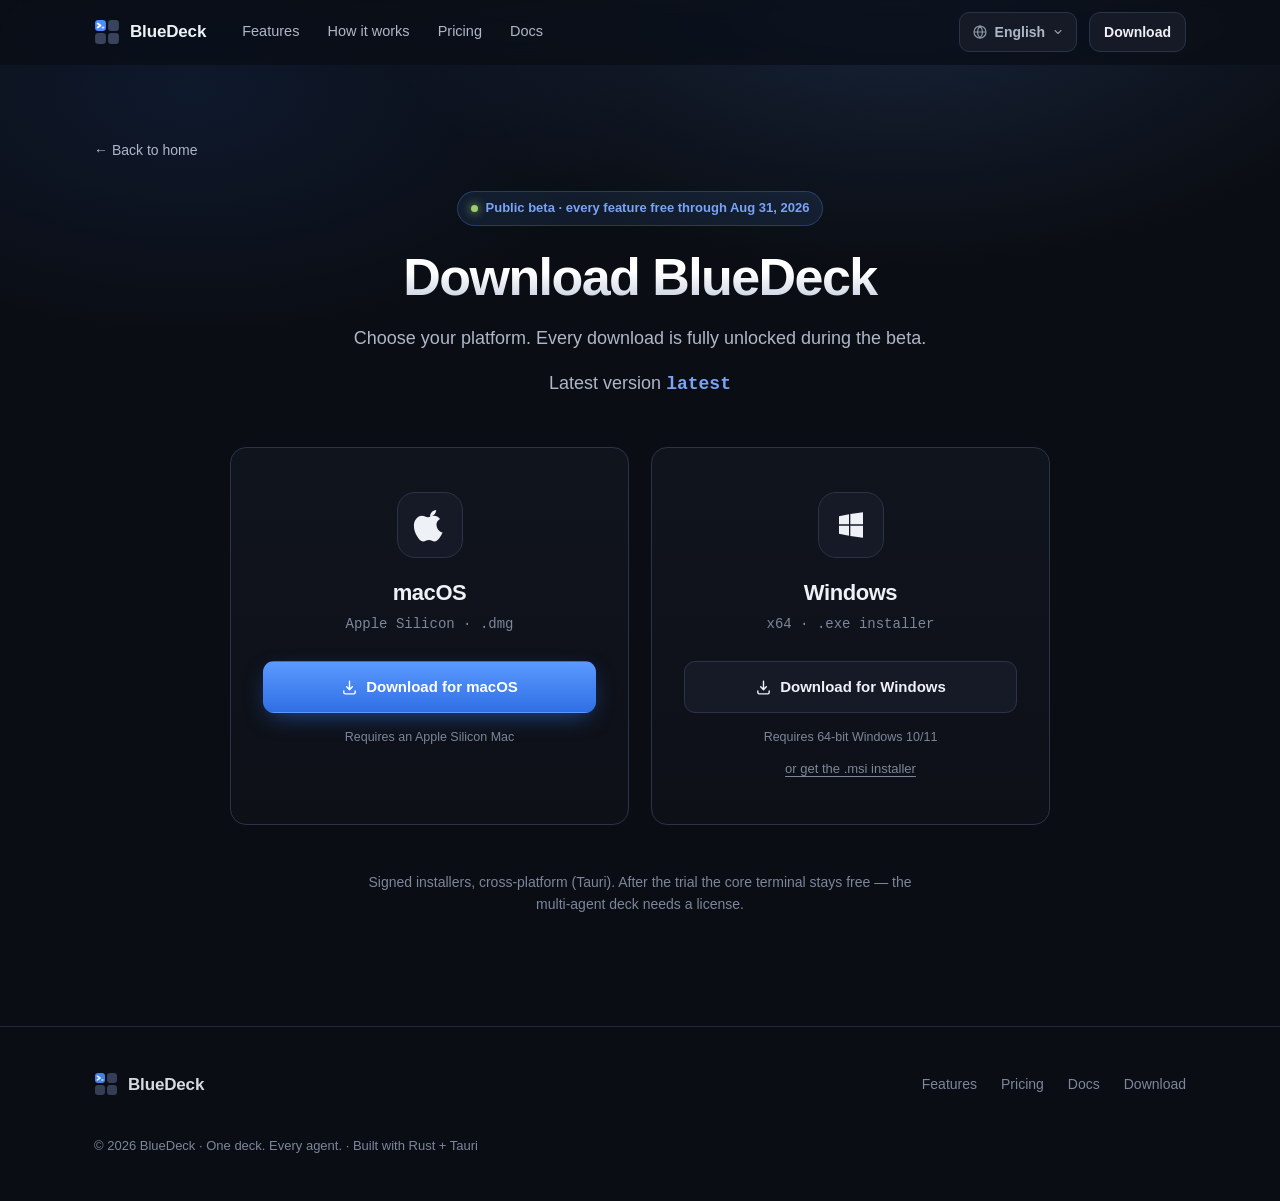
<file: download.html>
<!doctype html>
<html lang="en" data-title-key="dlpage.title" data-desc-key="dlpage.desc">
<head>
  <meta charset="utf-8" />
  <meta name="viewport" content="width=device-width, initial-scale=1" />
  <title>Download BlueDeck — macOS & Windows | One deck. Every agent.</title>
  <meta name="description" content="Download BlueDeck for macOS (Apple Silicon) or Windows (x64). Public beta — every feature free through Aug 31, 2026, no credit card. Current release v0.1.14." />
  <meta name="keywords" content="BlueDeck download, BlueDeck macOS, BlueDeck Windows, AI agent terminal download, Claude Code terminal app" />
  <meta name="robots" content="index, follow, max-image-preview:large" />
  <link rel="canonical" href="https://blue-deck.com/download.html" />
  <meta name="theme-color" content="#0a0d13" />
  <link rel="icon" href="favicon.svg" type="image/svg+xml" />
  <link rel="apple-touch-icon" href="favicon.svg" />

  <!-- Open Graph -->
  <meta property="og:type" content="website" />
  <meta property="og:site_name" content="BlueDeck" />
  <meta property="og:url" content="https://blue-deck.com/download.html" />
  <meta property="og:title" content="Download BlueDeck — macOS & Windows" />
  <meta property="og:description" content="Download BlueDeck for macOS (Apple Silicon) or Windows (x64). Public beta — every feature free through Aug 31, 2026." />
  <meta property="og:image" content="https://blue-deck.com/og.png" />
  <meta property="og:image:width" content="1200" />
  <meta property="og:image:height" content="630" />
  <meta property="og:image:alt" content="BlueDeck — One deck. Every agent." />
  <meta property="og:locale" content="en_US" />
  <meta property="og:locale:alternate" content="ko_KR" />

  <!-- Twitter -->
  <meta name="twitter:card" content="summary_large_image" />
  <meta name="twitter:title" content="Download BlueDeck — macOS & Windows" />
  <meta name="twitter:description" content="Download BlueDeck for macOS (Apple Silicon) or Windows (x64). Public beta — every feature free through Aug 31, 2026." />
  <meta name="twitter:image" content="https://blue-deck.com/og.png" />

  <link rel="stylesheet" href="styles.css" />
</head>
<body>
  <div class="bg-glow"></div>

  <header id="hdr">
    <div class="wrap">
      <nav>
        <a class="brand" href="index.html" aria-label="BlueDeck">
          <svg width="26" height="26" viewBox="0 0 24 24" aria-hidden="true">
            <rect x="1" y="1" width="10" height="10" rx="3" fill="#4c8dff"/>
            <path d="M3.4 4.1 6 6 3.4 7.9" stroke="#fff" stroke-width="1.7" stroke-linecap="round" stroke-linejoin="round" fill="none"/>
            <rect x="7" y="7.2" width="2.6" height="1.5" rx="0.75" fill="#d9e7ff"/>
            <rect x="13" y="1" width="10" height="10" rx="3" fill="#39445c"/>
            <rect x="1" y="13" width="10" height="10" rx="3" fill="#39445c"/>
            <rect x="13" y="13" width="10" height="10" rx="3" fill="#39445c"/>
          </svg>
          <span>BlueDeck</span>
        </a>
        <div class="nav-links">
          <a href="index.html#features" data-i18n="nav.features">Features</a>
          <a href="index.html#how" data-i18n="nav.how">How it works</a>
          <a href="index.html#pricing" data-i18n="nav.pricing">Pricing</a>
          <a href="docs.html" data-i18n="nav.docs">Docs</a>
        </div>
        <div class="nav-cta">
          <div class="lang" id="lang">
            <button class="lang-btn" id="langBtn" aria-haspopup="true" aria-expanded="false">
              <svg width="16" height="16" viewBox="0 0 24 24" fill="none"><circle cx="12" cy="12" r="9" stroke="currentColor" stroke-width="1.8"/><path d="M3 12h18M12 3c2.5 2.5 3.8 5.6 3.8 9s-1.3 6.5-3.8 9c-2.5-2.5-3.8-5.6-3.8-9S9.5 5.5 12 3z" stroke="currentColor" stroke-width="1.8"/></svg>
              <span id="langLabel">English</span>
              <svg class="chev" width="12" height="12" viewBox="0 0 24 24" fill="none"><path d="M6 9l6 6 6-6" stroke="currentColor" stroke-width="2.2" stroke-linecap="round" stroke-linejoin="round"/></svg>
            </button>
            <div class="lang-menu" role="menu" id="langMenu">
              <button data-lang="en" role="menuitem">English <svg class="tick" width="15" height="15" viewBox="0 0 24 24" fill="none"><path d="M5 13l4 4L19 7" stroke="currentColor" stroke-width="2.5" stroke-linecap="round" stroke-linejoin="round"/></svg></button>
              <button data-lang="ko" role="menuitem">한국어 <svg class="tick" width="15" height="15" viewBox="0 0 24 24" fill="none"><path d="M5 13l4 4L19 7" stroke="currentColor" stroke-width="2.5" stroke-linecap="round" stroke-linejoin="round"/></svg></button>
            </div>
          </div>
          <a class="btn btn-ghost btn-sm" href="download.html" data-i18n="nav.download">Download</a>
        </div>
      </nav>
    </div>
  </header>

  <main>
    <section class="dlp">
      <div class="wrap">
        <a class="dlp-back" href="index.html" data-i18n="dlpage.back">← Back to home</a>

        <div class="dlp-head">
          <div class="badge"><span class="dot"></span> <span data-i18n="dlpage.badge">Public beta · every feature free through Aug 31, 2026</span></div>
          <h1 data-i18n="dlpage.h1">Download BlueDeck</h1>
          <p data-i18n="dlpage.sub">Choose your platform. Every download is fully unlocked during the beta.</p>
          <p class="dlp-ver"><span data-i18n="dlpage.ver">Latest version</span> <span class="js-version">v0.1.14</span></p>
        </div>

        <div class="os-cards">
          <!-- macOS -->
          <div class="os-card">
            <div class="os-icon">
              <svg width="34" height="34" viewBox="0 0 24 24" fill="currentColor"><path d="M16.365 1.43c0 1.14-.42 2.2-1.13 3-.79.9-2.08 1.6-3.14 1.51-.13-1.1.42-2.26 1.08-2.98.75-.82 2.08-1.44 3.19-1.53zM20.9 17.05c-.55 1.28-.82 1.85-1.53 2.98-.99 1.58-2.39 3.55-4.12 3.56-1.54.02-1.94-1-4.03-.99-2.09.01-2.53 1.01-4.07.99-1.73-.03-3.05-1.8-4.04-3.38C.31 16.06-.02 11.02 1.65 8.4c1.15-1.85 2.96-2.93 4.66-2.93 1.73 0 2.82 1 4.25 1 1.39 0 2.24-1 4.24-1 1.51 0 3.11.82 4.25 2.24-3.73 2.04-3.12 7.37.85 9.34z"/></svg>
            </div>
            <h2 data-i18n="dlpage.mac.name">macOS</h2>
            <div class="os-sub" data-i18n="dlpage.mac.sub">Apple Silicon · .dmg</div>
            <a class="btn btn-primary" data-dl="mac" href="https://github.com/cslim0527/blue-deck-releases/releases/latest/download/BlueDeck_aarch64.dmg" download>
              <svg width="17" height="17" viewBox="0 0 24 24" fill="none"><path d="M12 3v12m0 0 4-4m-4 4-4-4M4 17v2a2 2 0 0 0 2 2h12a2 2 0 0 0 2-2v-2" stroke="currentColor" stroke-width="2" stroke-linecap="round" stroke-linejoin="round"/></svg>
              <span data-i18n="dlpage.mac.cta">Download for macOS</span>
            </a>
            <div class="os-meta" data-i18n="dlpage.mac.meta">Requires an Apple Silicon Mac</div>
          </div>

          <!-- Windows -->
          <div class="os-card">
            <div class="os-icon">
              <svg width="32" height="32" viewBox="0 0 24 24" fill="currentColor"><path d="M3 5.5 10.5 4v7.5H3zM11.5 3.8 21 2.5V11.5h-9.5zM3 12.5h7.5V20L3 18.5zM11.5 12.5H21v9l-9.5-1.3z"/></svg>
            </div>
            <h2 data-i18n="dlpage.win.name">Windows</h2>
            <div class="os-sub" data-i18n="dlpage.win.sub">x64 · .exe installer</div>
            <a class="btn btn-ghost" data-dl="win" href="https://github.com/cslim0527/blue-deck-releases/releases/latest/download/BlueDeck_x64-setup.exe" download>
              <svg width="17" height="17" viewBox="0 0 24 24" fill="none"><path d="M12 3v12m0 0 4-4m-4 4-4-4M4 17v2a2 2 0 0 0 2 2h12a2 2 0 0 0 2-2v-2" stroke="currentColor" stroke-width="2" stroke-linecap="round" stroke-linejoin="round"/></svg>
              <span data-i18n="dlpage.win.cta">Download for Windows</span>
            </a>
            <div class="os-meta" data-i18n="dlpage.win.meta">Requires 64-bit Windows 10/11</div>
            <div class="os-alt"><a data-dl="msi" href="https://github.com/cslim0527/blue-deck-releases/releases/latest/download/BlueDeck_x64_en-US.msi" download data-i18n="dlpage.win.msi">or get the .msi installer</a></div>
          </div>
        </div>

        <p class="dlp-note" data-i18n="dlpage.note">Signed installers, cross-platform (Tauri). After the trial the core terminal stays free — the multi-agent deck needs a license.</p>
      </div>
    </section>
  </main>

  <footer>
    <div class="wrap">
      <div class="foot">
        <a class="brand" href="index.html">
          <svg width="24" height="24" viewBox="0 0 24 24" aria-hidden="true">
            <rect x="1" y="1" width="10" height="10" rx="3" fill="#4c8dff"/>
            <path d="M3.4 4.1 6 6 3.4 7.9" stroke="#fff" stroke-width="1.7" stroke-linecap="round" stroke-linejoin="round" fill="none"/>
            <rect x="7" y="7.2" width="2.6" height="1.5" rx="0.75" fill="#d9e7ff"/>
            <rect x="13" y="1" width="10" height="10" rx="3" fill="#39445c"/>
            <rect x="1" y="13" width="10" height="10" rx="3" fill="#39445c"/>
            <rect x="13" y="13" width="10" height="10" rx="3" fill="#39445c"/>
          </svg>
          <span>BlueDeck</span>
        </a>
        <div class="foot-links">
          <a href="index.html#features" data-i18n="nav.features">Features</a>
          <a href="index.html#pricing" data-i18n="nav.pricing">Pricing</a>
          <a href="docs.html" data-i18n="nav.docs">Docs</a>
          <a href="download.html" data-i18n="nav.download">Download</a>
        </div>
        <div class="foot-copy">© 2026 BlueDeck · One deck. Every agent. · Built with Rust + Tauri</div>
      </div>
    </div>
  </footer>

  <script src="i18n.js"></script>
  <script src="release.js"></script>
</body>
</html>
</file>
<file: styles.css>
:root {
  --bg: #0a0d13;
  --bg-2: #0d1017;
  --panel: #10141d;
  --panel-2: #151a26;
  --line: #1f2738;
  --line-2: #2a3348;
  --ink: #eef1f6;
  --ink-2: #aeb7c8;
  --ink-3: #7c869c;
  --blue: #5b9aff;
  --blue-2: #2f6fe4;
  --blue-ink: #7aa2f7;
  --green: #9ece6a;
  --amber: #e0af68;
  --red: #f7768e;
  --radius: 16px;
  --maxw: 1140px;
  --shadow: 0 24px 60px -20px rgba(0,0,0,.7);
  --font: -apple-system, BlinkMacSystemFont, "Segoe UI", Roboto, "Helvetica Neue", "Apple SD Gothic Neo", "Malgun Gothic", sans-serif;
  --mono: ui-monospace, SFMono-Regular, "SF Mono", Menlo, Consolas, "Liberation Mono", monospace;
}
* { box-sizing: border-box; }
html { scroll-behavior: smooth; }
body {
  margin: 0;
  font-family: var(--font);
  color: var(--ink);
  background: var(--bg);
  line-height: 1.6;
  -webkit-font-smoothing: antialiased;
  text-rendering: optimizeLegibility;
  overflow-x: hidden;
}
a { color: inherit; text-decoration: none; }
h1, h2, h3 { line-height: 1.15; letter-spacing: -0.02em; margin: 0; font-weight: 700; }
p { margin: 0; }
.wrap { max-width: var(--maxw); margin: 0 auto; padding: 0 24px; }

/* ── background glow ── */
.bg-glow {
  position: fixed; inset: 0; z-index: -1; pointer-events: none;
  background:
    radial-gradient(60% 50% at 70% -5%, rgba(91,154,255,.18), transparent 70%),
    radial-gradient(50% 40% at 15% 10%, rgba(47,111,228,.12), transparent 70%),
    var(--bg);
}

/* ── nav ── */
header {
  position: sticky; top: 0; z-index: 50;
  backdrop-filter: saturate(150%) blur(12px);
  background: rgba(10,13,19,.72);
  border-bottom: 1px solid transparent;
  transition: border-color .3s;
}
header.scrolled { border-bottom-color: var(--line); }
nav { display: flex; align-items: center; gap: 24px; height: 64px; }
.brand { display: flex; align-items: center; gap: 10px; font-weight: 700; letter-spacing: -.01em; }
.brand span { font-size: 17px; }
.nav-links { display: flex; gap: 28px; margin-left: 12px; }
.nav-links a { color: var(--ink-2); font-size: 14.5px; font-weight: 500; transition: color .2s; }
.nav-links a:hover { color: var(--ink); }
.nav-cta { margin-left: auto; display: flex; align-items: center; gap: 12px; }

/* ── language switcher ── */
.lang { position: relative; }
.lang-btn {
  display: inline-flex; align-items: center; gap: 7px;
  padding: 8px 12px; border-radius: 10px; cursor: pointer;
  background: var(--panel-2); border: 1px solid var(--line-2);
  color: var(--ink-2); font: inherit; font-size: 14px; font-weight: 600;
  transition: border-color .2s, color .2s;
}
.lang-btn:hover { border-color: var(--blue); color: var(--ink); }
.lang-btn svg { opacity: .8; }
.lang-btn .chev { transition: transform .2s; }
.lang.open .lang-btn .chev { transform: rotate(180deg); }
.lang-menu {
  position: absolute; right: 0; top: calc(100% + 8px);
  background: var(--panel-2); border: 1px solid var(--line-2); border-radius: 12px;
  padding: 6px; min-width: 148px; box-shadow: var(--shadow);
  display: none; flex-direction: column; gap: 2px; z-index: 60;
}
.lang.open .lang-menu { display: flex; }
.lang-menu button {
  display: flex; align-items: center; gap: 9px; width: 100%;
  padding: 9px 11px; border-radius: 8px; cursor: pointer;
  background: transparent; border: 0; color: var(--ink-2);
  font: inherit; font-size: 14px; text-align: left; transition: background .15s, color .15s;
}
.lang-menu button:hover { background: rgba(91,154,255,.1); color: var(--ink); }
.lang-menu button[aria-current="true"] { color: var(--blue-ink); font-weight: 600; }
.lang-menu button .tick { margin-left: auto; opacity: 0; }
.lang-menu button[aria-current="true"] .tick { opacity: 1; }

.btn {
  display: inline-flex; align-items: center; gap: 8px;
  padding: 11px 18px; border-radius: 11px;
  font-weight: 600; font-size: 14.5px; cursor: pointer;
  border: 1px solid transparent; transition: transform .15s, background .2s, border-color .2s;
  white-space: nowrap;
}
.btn:active { transform: translateY(1px); }
.btn-primary {
  background: linear-gradient(180deg, var(--blue), var(--blue-2));
  color: #fff; box-shadow: 0 8px 24px -8px rgba(47,111,228,.7);
}
.btn-primary:hover { filter: brightness(1.08); }
.btn-ghost { background: var(--panel-2); color: var(--ink); border-color: var(--line-2); }
.btn-ghost:hover { border-color: var(--blue); }
.btn-sm { padding: 8px 14px; font-size: 14px; }

/* ── hero ── */
.hero { padding: 88px 0 40px; }
.badge {
  display: inline-flex; align-items: center; gap: 8px;
  padding: 6px 13px; border-radius: 999px;
  background: rgba(91,154,255,.1); border: 1px solid rgba(91,154,255,.25);
  color: var(--blue-ink); font-size: 13px; font-weight: 600;
  margin-bottom: 26px;
}
.badge .dot { width: 7px; height: 7px; border-radius: 50%; background: var(--green); box-shadow: 0 0 10px var(--green); }
.hero h1 {
  font-size: clamp(40px, 6.5vw, 76px); font-weight: 800; letter-spacing: -0.035em;
  background: linear-gradient(180deg, #fff 30%, #b9c4da);
  -webkit-background-clip: text; background-clip: text; color: transparent;
}
.hero .lede {
  font-size: clamp(17px, 2.2vw, 21px); color: var(--ink-2);
  max-width: 620px; margin: 22px 0 34px;
}
.hero .lede b { color: var(--ink); font-weight: 600; }
.hero-cta { display: flex; flex-wrap: wrap; gap: 14px; align-items: center; }
.hero-note { color: var(--ink-3); font-size: 13.5px; margin-top: 16px; }
.hero-note b { color: var(--ink-2); }

/* ── terminal deck mockup ── */
.deck-frame {
  margin-top: 60px;
  border-radius: 18px; border: 1px solid var(--line-2);
  background: linear-gradient(180deg, #11151f, #0b0e15);
  box-shadow: var(--shadow); overflow: hidden;
}
.deck-top {
  display: flex; align-items: center; gap: 14px;
  padding: 12px 16px; border-bottom: 1px solid var(--line);
  background: rgba(255,255,255,.02);
}
.lights { display: flex; gap: 8px; }
.lights i { width: 12px; height: 12px; border-radius: 50%; display: block; }
.lights i:nth-child(1){ background:#ff5f57; }
.lights i:nth-child(2){ background:#febc2e; }
.lights i:nth-child(3){ background:#28c840; }
.deck-title { color: var(--ink-3); font-size: 13px; font-family: var(--mono); }
.deck-pills { margin-left: auto; display: flex; gap: 8px; }
.deck-pill { font-size: 11.5px; padding: 4px 9px; border-radius: 7px; background: var(--panel-2); color: var(--ink-2); border: 1px solid var(--line); }

.deck-body { display: flex; }
.deck-side {
  width: 168px; flex-shrink: 0; border-right: 1px solid var(--line);
  padding: 14px 12px; background: rgba(0,0,0,.15);
}
.ws {
  display: flex; align-items: center; gap: 8px; padding: 8px 10px;
  border-radius: 9px; font-size: 13px; color: var(--ink-2); margin-bottom: 4px;
}
.ws.active { background: rgba(91,154,255,.12); color: var(--ink); }
.ws .wsdot { width: 8px; height: 8px; border-radius: 50%; background: var(--line-2); }
.ws.active .wsdot { background: var(--blue); box-shadow: 0 0 8px var(--blue); }
.ws .wsbadge { margin-left: auto; font-size: 10.5px; background: rgba(158,206,106,.15); color: var(--green); padding: 1px 6px; border-radius: 6px; }

.grid {
  flex: 1; display: grid; grid-template-columns: 1fr 1fr; gap: 1px;
  background: var(--line); min-height: 340px;
}
.pane { background: #0b0e15; padding: 12px 14px; display: flex; flex-direction: column; gap: 8px; min-width: 0; }
.pane-head { display: flex; align-items: center; gap: 8px; font-size: 12px; }
.pane-name { font-family: var(--mono); color: var(--ink-2); }
.st { display: inline-flex; align-items: center; gap: 5px; font-size: 11px; margin-left: auto; }
.st .d { width: 7px; height: 7px; border-radius: 50%; }
.st.work .d { background: var(--green); box-shadow: 0 0 8px var(--green); animation: pulse 1.4s infinite; }
.st.work { color: var(--green); }
.st.need .d { background: var(--amber); box-shadow: 0 0 8px var(--amber); }
.st.need { color: var(--amber); }
.st.idle .d { background: var(--ink-3); }
.st.idle { color: var(--ink-3); }
@keyframes pulse { 0%,100%{opacity:1} 50%{opacity:.4} }
.term { font-family: var(--mono); font-size: 11.5px; line-height: 1.7; color: var(--ink-2); overflow: hidden; }
.term .pr { color: var(--blue-ink); }
.term .ok { color: var(--green); }
.term .dim { color: var(--ink-3); }
.caret { display:inline-block; width:7px; height:14px; background:var(--blue); vertical-align:-2px; animation: blink 1s steps(1) infinite; }
@keyframes blink { 50%{opacity:0} }

/* ── logos strip ── */
.agents-strip { padding: 42px 0 8px; text-align: center; }
.agents-strip .k { color: var(--ink-3); font-size: 13px; text-transform: uppercase; letter-spacing: .12em; margin-bottom: 18px; }
.agents-row { display: flex; flex-wrap: wrap; justify-content: center; gap: 14px 20px; }
.agent-chip {
  display: inline-flex; align-items: center; gap: 9px;
  padding: 9px 16px; border-radius: 11px; background: var(--panel);
  border: 1px solid var(--line); color: var(--ink); font-weight: 600; font-size: 15px;
}
.agent-chip .ic { width: 9px; height: 9px; border-radius: 3px; }

/* ── sections ── */
section { padding: 96px 0; }
.sec-head { max-width: 680px; margin-bottom: 52px; }
.eyebrow { color: var(--blue-ink); font-weight: 700; font-size: 13.5px; text-transform: uppercase; letter-spacing: .1em; margin-bottom: 14px; }
.sec-head h2 { font-size: clamp(30px, 4vw, 44px); font-weight: 800; letter-spacing: -.03em; }
.sec-head p { color: var(--ink-2); font-size: 18px; margin-top: 16px; }

/* ── feature grid ── */
.features { display: grid; grid-template-columns: repeat(3, 1fr); gap: 18px; }
.card {
  background: linear-gradient(180deg, var(--panel), var(--bg-2));
  border: 1px solid var(--line); border-radius: var(--radius);
  padding: 26px; transition: transform .2s, border-color .2s;
}
.card:hover { transform: translateY(-3px); border-color: var(--line-2); }
.card.wide { grid-column: span 2; }
.card .ficon {
  width: 42px; height: 42px; border-radius: 11px; display: grid; place-items: center;
  background: rgba(91,154,255,.12); border: 1px solid rgba(91,154,255,.22);
  margin-bottom: 18px; color: var(--blue);
}
.card h3 { font-size: 18px; margin-bottom: 9px; }
.card p { color: var(--ink-2); font-size: 14.5px; }
.card code { font-family: var(--mono); font-size: .88em; color: var(--blue-ink); background: rgba(91,154,255,.1); padding: 1px 5px; border-radius: 5px; }

/* ── how it works ── */
.steps { display: grid; grid-template-columns: repeat(3,1fr); gap: 20px; }
.step { position: relative; padding: 28px; border: 1px solid var(--line); border-radius: var(--radius); background: var(--panel); }
.step .n {
  font-family: var(--mono); font-size: 13px; font-weight: 700; color: var(--blue-ink);
  width: 30px; height: 30px; border-radius: 8px; display: grid; place-items: center;
  background: rgba(91,154,255,.1); border: 1px solid rgba(91,154,255,.25); margin-bottom: 16px;
}
.step h3 { font-size: 17px; margin-bottom: 8px; }
.step p { color: var(--ink-2); font-size: 14.5px; }

/* ── stats ── */
.stats { display: grid; grid-template-columns: repeat(4,1fr); gap: 20px; text-align: center;
  border: 1px solid var(--line); border-radius: var(--radius); background: var(--panel); padding: 40px 20px; }
.stat .num { font-size: clamp(30px,4vw,44px); font-weight: 800; letter-spacing: -.03em;
  background: linear-gradient(180deg,var(--blue),var(--blue-ink)); -webkit-background-clip:text; background-clip:text; color:transparent; }
.stat .lbl { color: var(--ink-2); font-size: 14px; margin-top: 6px; }

/* ── pricing ── */
.plans { display: grid; grid-template-columns: repeat(2,1fr); gap: 22px; max-width: 860px; margin: 0 auto; }
.plan {
  border: 1px solid var(--line); border-radius: var(--radius); padding: 34px; background: var(--panel);
  display: flex; flex-direction: column;
}
.plan.pro { border-color: rgba(91,154,255,.5); background: linear-gradient(180deg, rgba(47,111,228,.09), var(--panel)); box-shadow: 0 20px 50px -24px rgba(47,111,228,.5); }
.plan .ptag { font-size: 13px; font-weight: 700; letter-spacing: .06em; text-transform: uppercase; color: var(--ink-3); }
.plan.pro .ptag { color: var(--blue-ink); }
.plan .price { font-size: 40px; font-weight: 800; letter-spacing: -.03em; margin: 14px 0 4px; }
.plan .price small { font-size: 15px; font-weight: 500; color: var(--ink-3); }
.plan .psub { color: var(--ink-2); font-size: 14.5px; min-height: 42px; }
.plan ul { list-style: none; padding: 0; margin: 24px 0 28px; display: grid; gap: 12px; }
.plan li { display: flex; gap: 11px; align-items: flex-start; font-size: 14.5px; color: var(--ink); }
.plan li svg { flex-shrink: 0; margin-top: 3px; }
.plan .btn { width: 100%; justify-content: center; margin-top: auto; }
.trial-note { text-align: center; color: var(--ink-3); font-size: 14px; margin-top: 28px; }

/* ── download CTA (home) ── */
.dl-box {
  border: 1px solid var(--line-2); border-radius: 20px; padding: 52px;
  background: linear-gradient(140deg, rgba(47,111,228,.14), var(--panel) 60%);
  text-align: center;
}
.dl-box h2 { font-size: clamp(28px,4vw,40px); font-weight: 800; }
.dl-box p { color: var(--ink-2); font-size: 17px; margin: 14px auto 30px; max-width: 520px; }
.dl-btns { display: flex; gap: 14px; justify-content: center; flex-wrap: wrap; }
.dl-btns .btn { padding: 14px 24px; font-size: 15.5px; }
.dl-sub { color: var(--ink-3); font-size: 13px; margin-top: 20px; }

/* ── dedicated download page ── */
.dlp { padding: 72px 0 110px; }
.dlp-back { display: inline-flex; align-items: center; gap: 7px; color: var(--ink-2); font-size: 14px; margin-bottom: 30px; transition: color .2s; }
.dlp-back:hover { color: var(--ink); }
.dlp-head { text-align: center; max-width: 640px; margin: 0 auto 48px; }
.dlp-head .badge { margin-bottom: 22px; }
.dlp-head h1 {
  font-size: clamp(32px, 5vw, 52px); font-weight: 800; letter-spacing: -.03em;
  background: linear-gradient(180deg, #fff 40%, #b9c4da);
  -webkit-background-clip: text; background-clip: text; color: transparent;
}
.dlp-head p { color: var(--ink-2); font-size: 18px; margin-top: 16px; }
.os-cards { display: grid; grid-template-columns: repeat(2,1fr); gap: 22px; max-width: 820px; margin: 0 auto; }
.os-card {
  display: flex; flex-direction: column; align-items: center; text-align: center;
  border: 1px solid var(--line-2); border-radius: var(--radius);
  background: linear-gradient(180deg, var(--panel), var(--bg-2));
  padding: 44px 32px; transition: transform .2s, border-color .2s;
}
.os-card:hover { transform: translateY(-4px); border-color: var(--blue); }
.os-icon {
  width: 66px; height: 66px; display: grid; place-items: center; color: var(--ink);
  background: var(--panel-2); border: 1px solid var(--line-2); border-radius: 18px; margin-bottom: 22px;
}
.os-card h2 { font-size: 22px; font-weight: 700; }
.os-card .os-sub { color: var(--ink-3); font-size: 14px; margin: 8px 0 26px; font-family: var(--mono); }
.os-card .btn { width: 100%; justify-content: center; padding: 13px 20px; font-size: 15px; }
.os-card .os-meta { color: var(--ink-3); font-size: 12.5px; margin-top: 14px; }
.os-card .os-alt { margin-top: 12px; font-size: 13px; }
.os-card .os-alt a { color: var(--ink-3); text-decoration: underline; text-underline-offset: 3px; transition: color .2s; }
.os-card .os-alt a:hover { color: var(--ink); }
.dlp-ver { text-align: center; margin-top: 16px; font-size: 14px; color: var(--ink-3); }
.dlp-ver .js-version { color: var(--blue-ink); font-weight: 700; font-family: var(--mono); }
.dlp-note { text-align: center; color: var(--ink-3); font-size: 14px; margin: 46px auto 0; max-width: 560px; }

/* version chip in hero badge */
.badge .js-version { color: var(--blue-ink); font-weight: 700; font-family: var(--mono); }

/* ── docs page ── */
.docs { display: grid; grid-template-columns: 250px minmax(0, 1fr); gap: 52px; align-items: start; padding: 40px 0 110px; }
.docs-side { position: sticky; top: 84px; align-self: start; max-height: calc(100vh - 104px); overflow-y: auto; padding-right: 8px; }
.docs-side .grp { margin-bottom: 22px; }
.docs-side .grp-t { font-size: 11.5px; text-transform: uppercase; letter-spacing: .09em; color: var(--ink-3); font-weight: 700; margin: 0 0 8px 10px; }
.docs-side ul { list-style: none; margin: 0; padding: 0; }
.docs-side a { display: block; padding: 6px 12px; border-radius: 8px; color: var(--ink-2); font-size: 14px; border-left: 2px solid transparent; transition: color .15s, background .15s; }
.docs-side a:hover { color: var(--ink); background: rgba(255,255,255,.03); }
.docs-side a.active { color: var(--blue-ink); background: rgba(91,154,255,.1); border-left-color: var(--blue); }

.docs-main { min-width: 0; }
.docs-hero { margin-bottom: 8px; }
.docs-hero .eyebrow { margin-bottom: 12px; }
.docs-hero h1 { font-size: clamp(30px, 4vw, 44px); font-weight: 800; letter-spacing: -.03em; }
.docs-hero p { color: var(--ink-2); font-size: 18px; margin-top: 14px; }

.doc-sec { scroll-margin-top: 84px; padding: 34px 0; border-top: 1px solid var(--line); }
.doc-sec h2 { font-size: 26px; font-weight: 700; letter-spacing: -.02em; margin-bottom: 10px; }
.doc-body { color: var(--ink-2); font-size: 15.5px; }
.doc-body > :first-child { margin-top: 0; }
.doc-body p { margin: 13px 0; }
.doc-body h3 { color: var(--ink); font-size: 18px; margin: 26px 0 8px; }
.doc-body ul, .doc-body ol { margin: 13px 0; padding-left: 22px; }
.doc-body li { margin: 6px 0; }
.doc-body b, .doc-body strong { color: var(--ink); font-weight: 600; }
.doc-body em { color: var(--ink); font-style: italic; }
.doc-body a:not(.btn) { color: var(--blue-ink); text-decoration: underline; text-underline-offset: 2px; }
.doc-body a:not(.btn):hover { color: var(--blue); }
.doc-body code { font-family: var(--mono); font-size: .9em; color: var(--blue-ink); background: rgba(91,154,255,.1); padding: 1px 5px; border-radius: 5px; }
.doc-body pre { background: var(--bg-2); border: 1px solid var(--line); border-radius: 12px; padding: 16px; overflow-x: auto; margin: 16px 0; }
.doc-body pre code { background: none; color: var(--ink); padding: 0; font-size: 13px; line-height: 1.65; }
.doc-body .btn { margin: 6px 0; }
.doc-body kbd { font-family: var(--mono); font-size: 12px; background: var(--panel-2); border: 1px solid var(--line-2); border-bottom-width: 2px; border-radius: 6px; padding: 1px 7px; color: var(--ink); }
.doc-body .callout { display: flex; gap: 12px; border: 1px solid rgba(91,154,255,.3); border-radius: 12px; padding: 14px 16px; margin: 18px 0; background: rgba(91,154,255,.07); font-size: 14.5px; color: var(--ink-2); }
.doc-body .callout.warn { border-color: rgba(224,175,104,.35); background: rgba(224,175,104,.08); }
.doc-body .callout .ci { color: var(--blue); flex-shrink: 0; margin-top: 1px; }
.doc-body .callout.warn .ci { color: var(--amber); }
.doc-body table { width: 100%; border-collapse: collapse; margin: 16px 0; font-size: 14px; display: block; overflow-x: auto; }
.doc-body th, .doc-body td { text-align: left; padding: 9px 12px; border-bottom: 1px solid var(--line); white-space: nowrap; }
.doc-body th { color: var(--ink-3); font-weight: 600; }
.doc-body td b { color: var(--ink); }

@media (max-width: 900px) {
  .docs { grid-template-columns: 1fr; gap: 0; }
  .docs-side { position: static; max-height: none; overflow: visible; margin-bottom: 26px; padding: 0 0 18px; border-bottom: 1px solid var(--line); }
  .docs-side .grp { margin-bottom: 14px; }
}

/* ── footer ── */
footer { border-top: 1px solid var(--line); padding: 44px 0; }
.foot { display: flex; align-items: center; gap: 20px; flex-wrap: wrap; }
.foot .brand { opacity: .9; }
.foot-links { display: flex; gap: 24px; margin-left: auto; flex-wrap: wrap; }
.foot-links a { color: var(--ink-3); font-size: 14px; transition: color .2s; }
.foot-links a:hover { color: var(--ink); }
.foot-copy { color: var(--ink-3); font-size: 13px; width: 100%; margin-top: 18px; }

/* ── responsive ── */
@media (max-width: 900px) {
  .features { grid-template-columns: repeat(2,1fr); }
  .card.wide { grid-column: span 2; }
  .steps { grid-template-columns: 1fr; }
  .stats { grid-template-columns: repeat(2,1fr); }
  .deck-side { display: none; }
  .nav-links { display: none; }
}
@media (max-width: 640px) {
  .features { grid-template-columns: 1fr; }
  .card.wide { grid-column: span 1; }
  .stats { grid-template-columns: 1fr 1fr; }
  .plans { grid-template-columns: 1fr; }
  .grid { grid-template-columns: 1fr; }
  .pane:nth-child(n+3) { display: none; }
  .hero { padding: 56px 0 20px; }
  .dl-box { padding: 34px 22px; }
  section { padding: 68px 0; }
  .os-cards { grid-template-columns: 1fr; }
}

/* public-beta badges */
.beta-tag {
  color: var(--green, #9ece6a);
  font-weight: 700;
  letter-spacing: 0.5px;
}

.beta-note {
  margin-top: 14px;
  display: inline-block;
  padding: 8px 16px;
  border: 1px solid rgba(158, 206, 106, 0.45);
  border-radius: 999px;
  background: rgba(158, 206, 106, 0.1);
  color: var(--green, #9ece6a);
  font-size: 14px;
  font-weight: 600;
}

.deck-pill.warn {
  color: #f7768e;
  border-color: rgba(247, 118, 142, 0.5);
  background: rgba(247, 118, 142, 0.1);
  animation: pulse 1s ease-in-out infinite;
}
</file>
